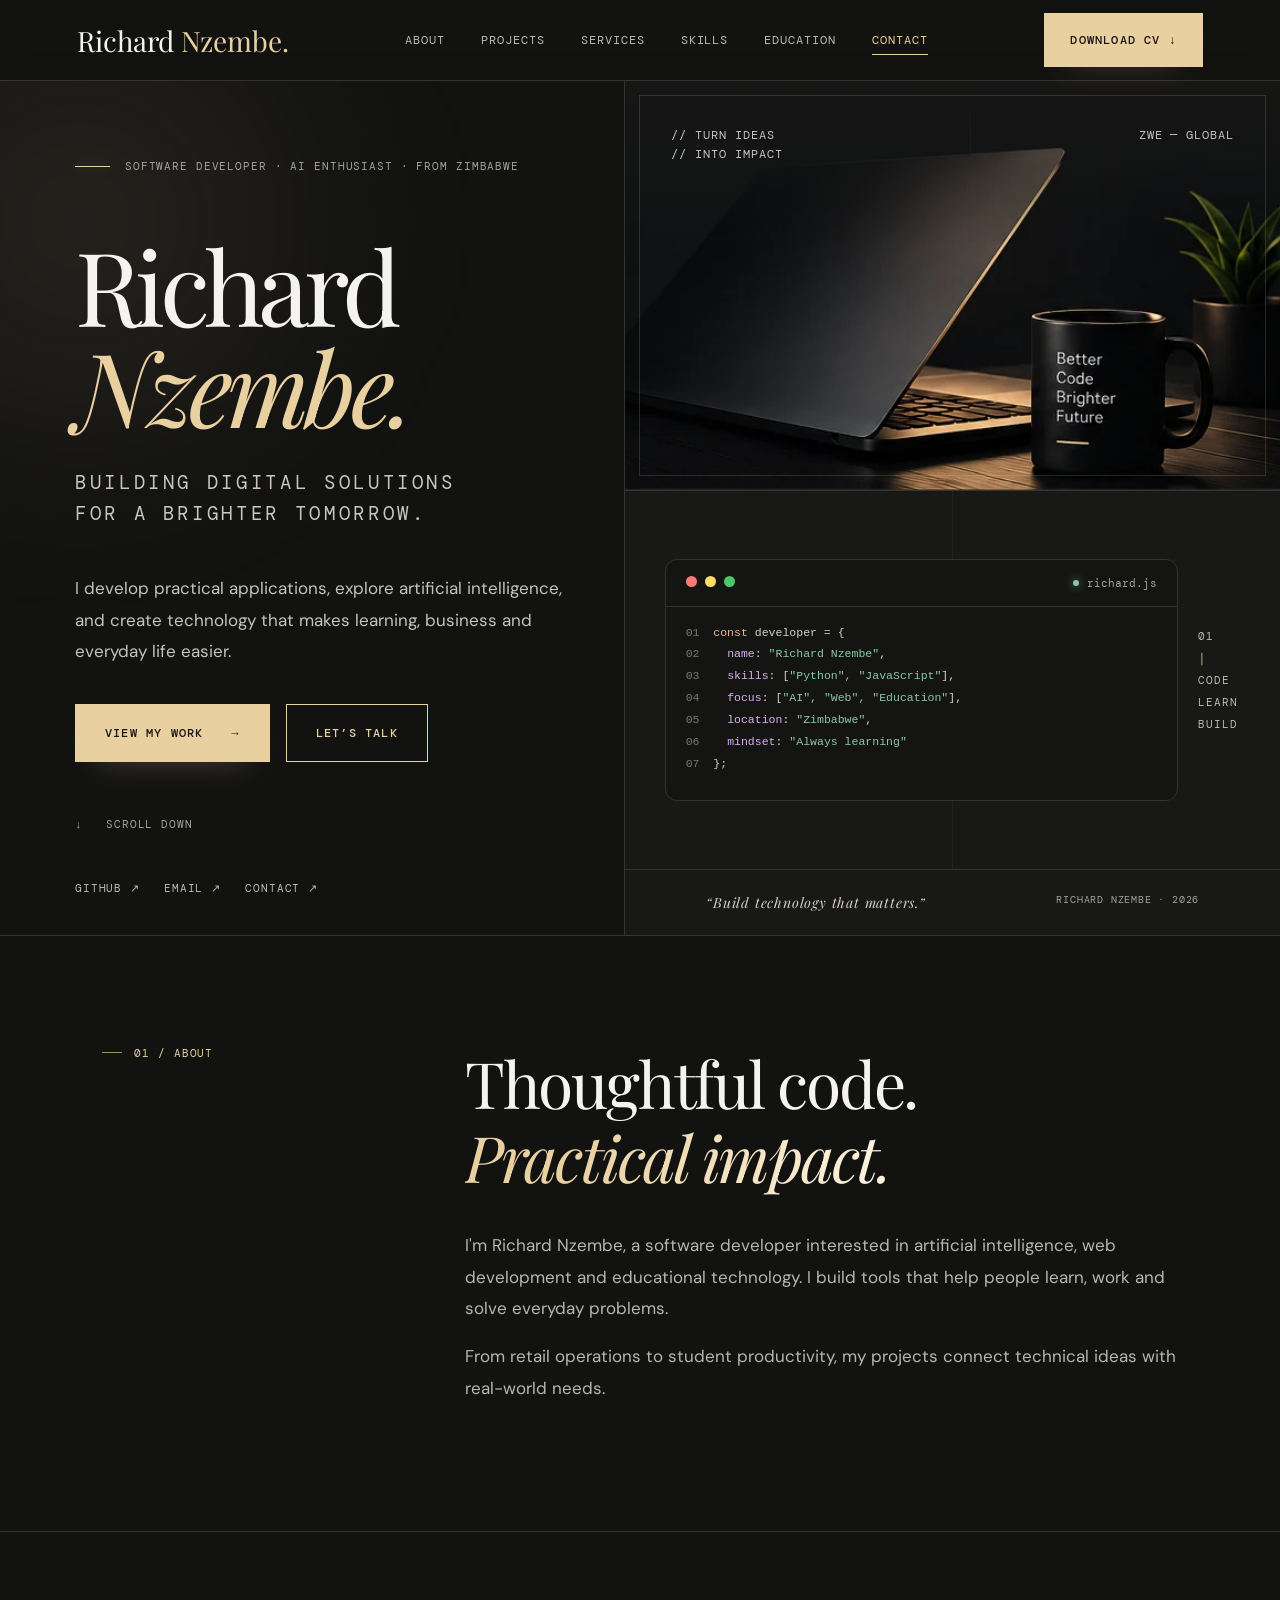
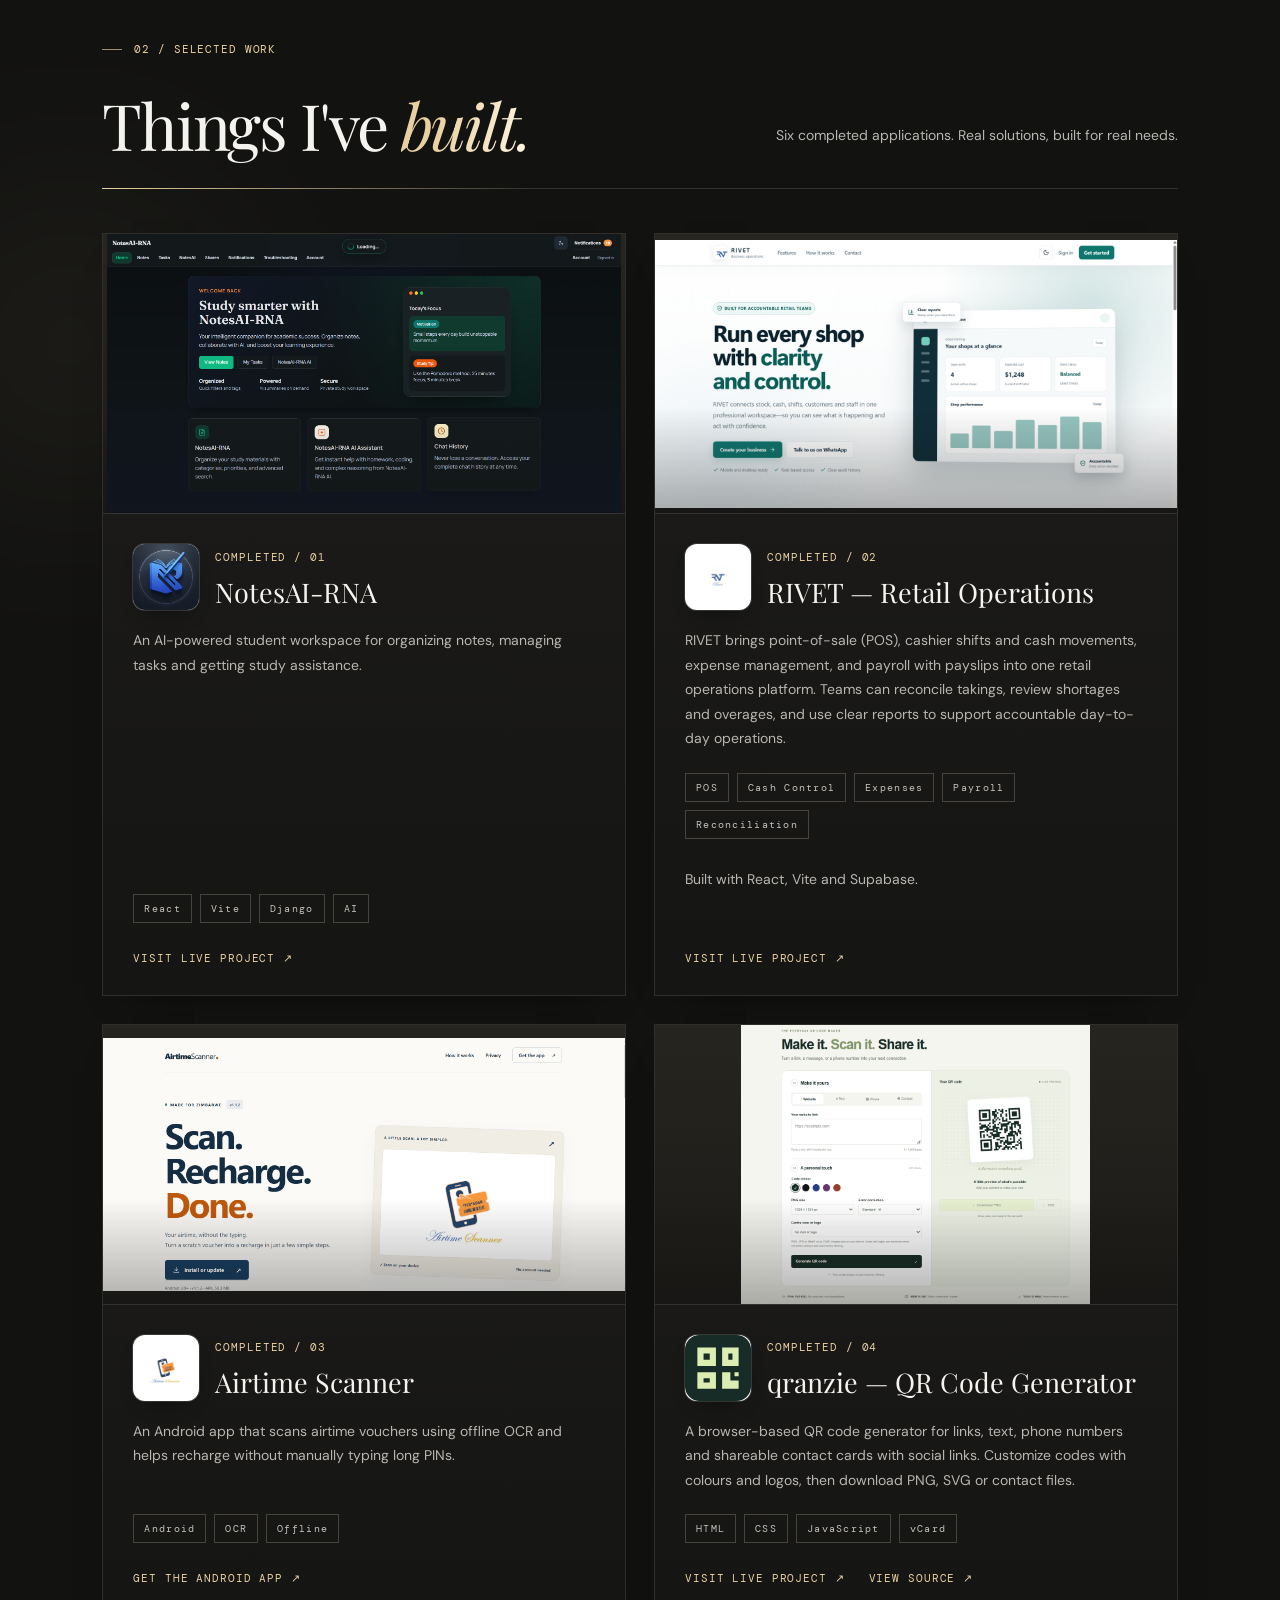
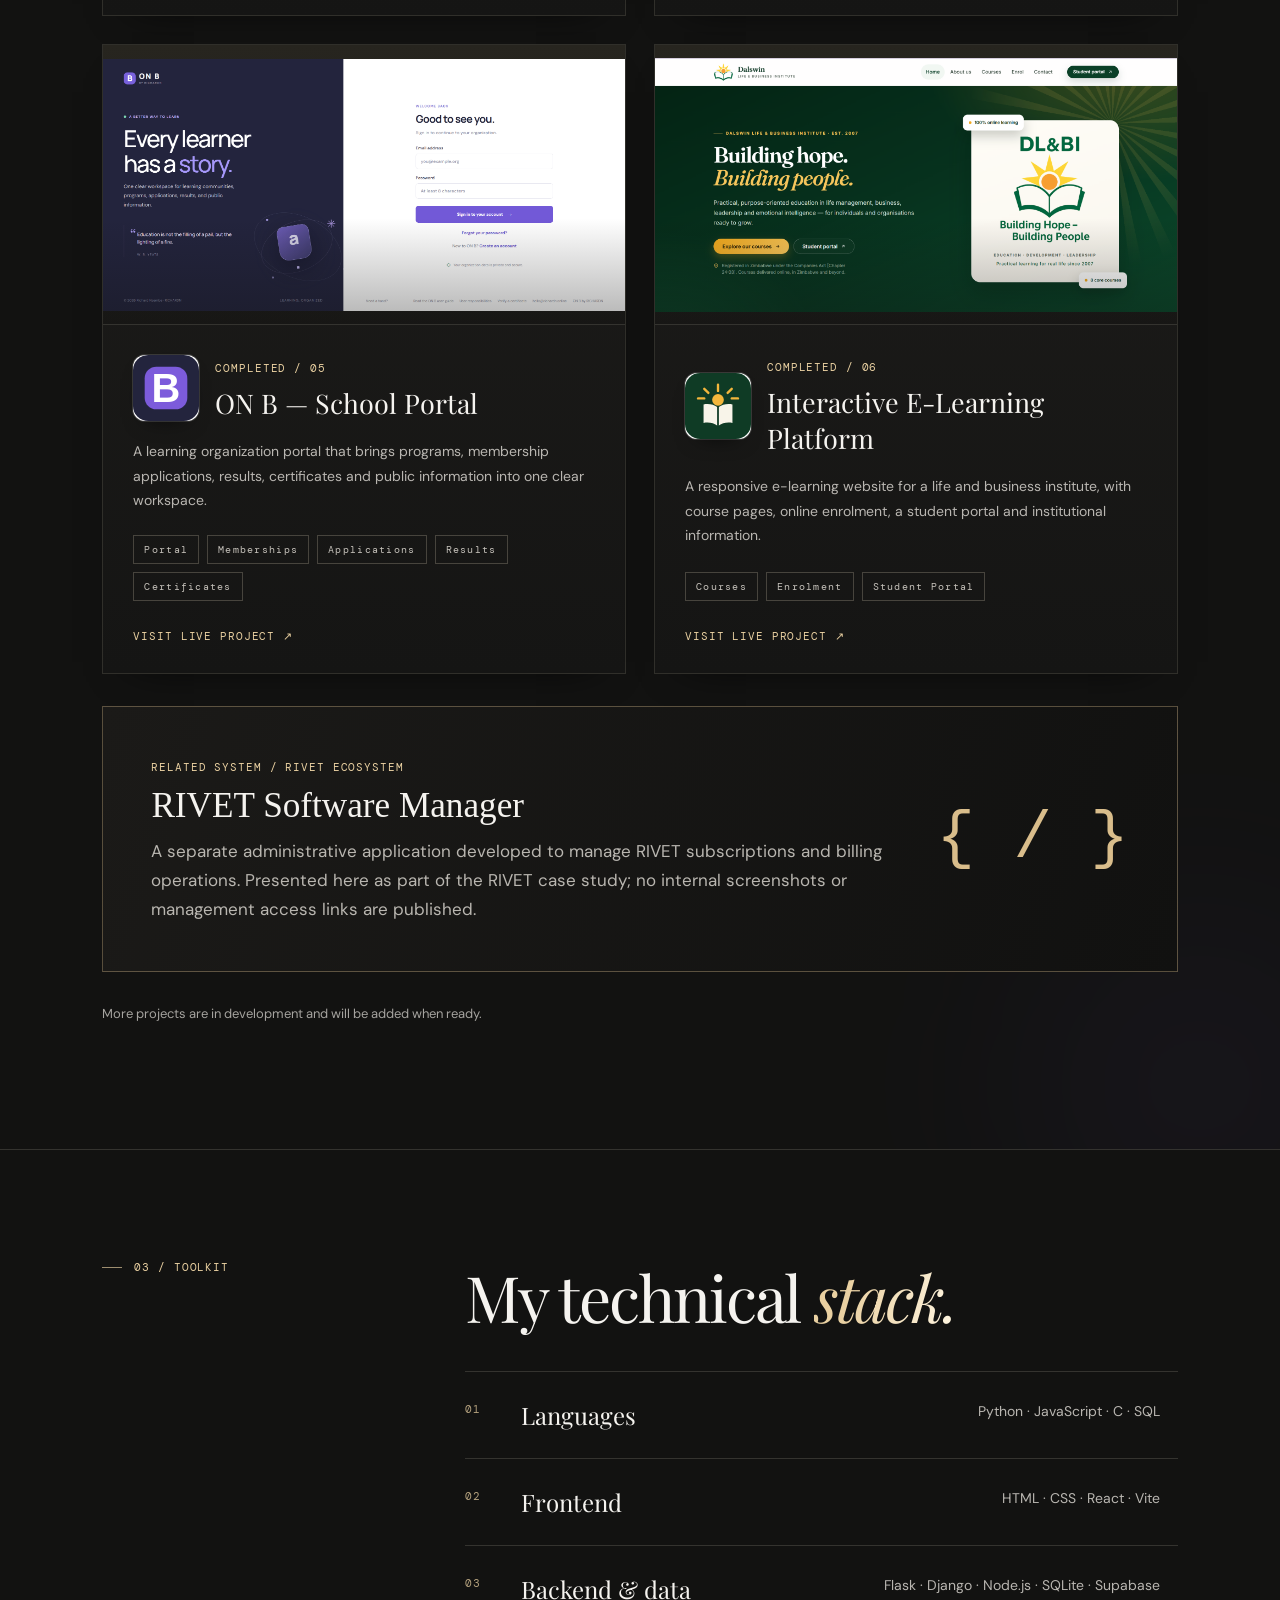
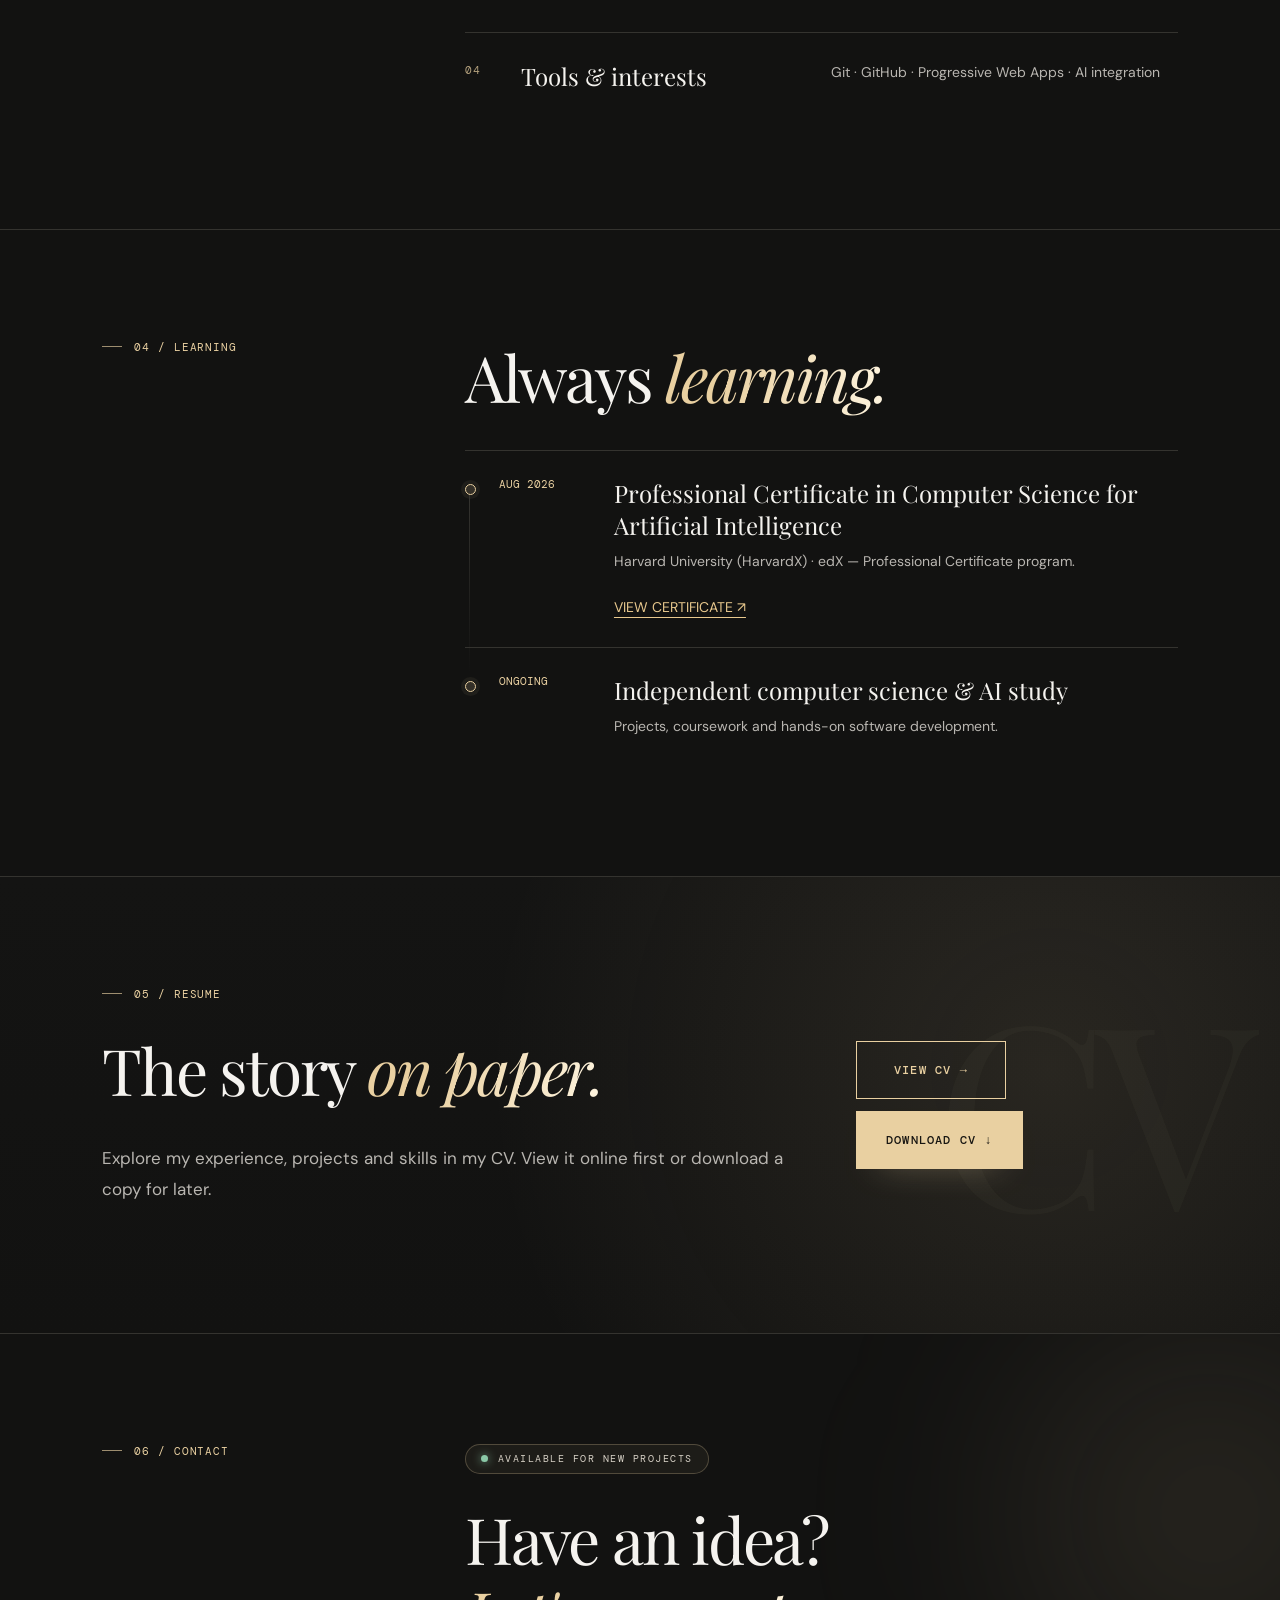
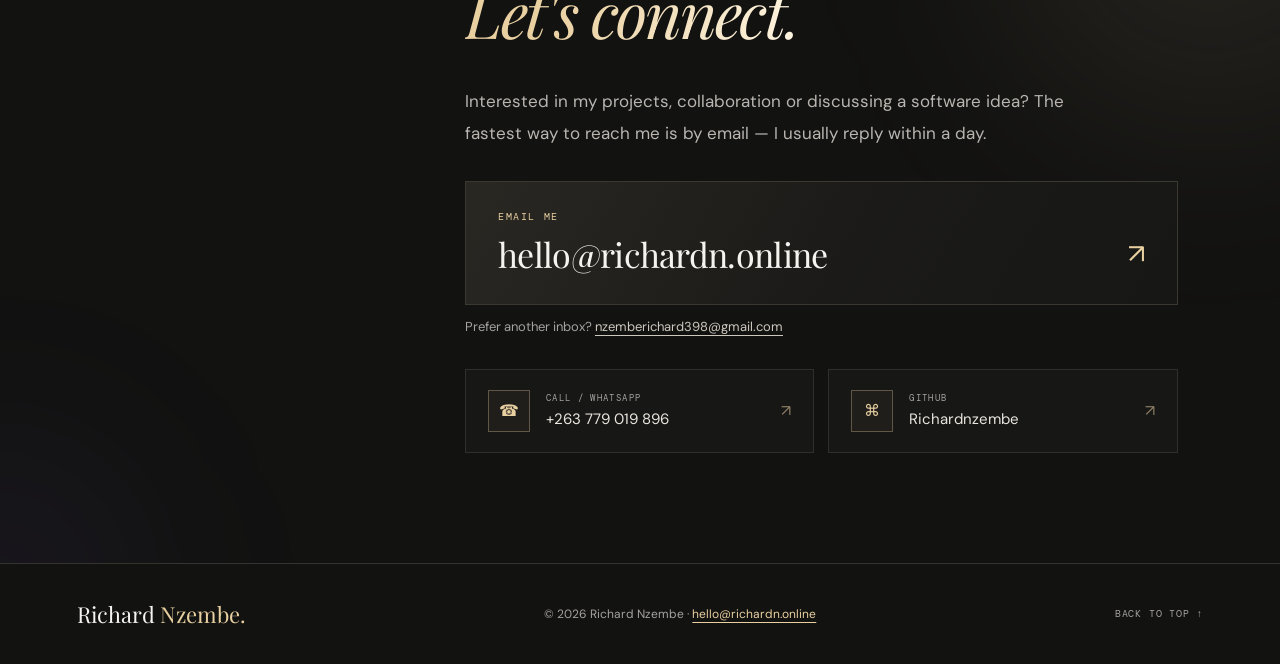
<file: index.html>
<!doctype html>
<html lang="en"><head><meta charset="utf-8"><meta name="viewport" content="width=device-width,initial-scale=1"><meta name="theme-color" content="#111110"><meta name="description" content="Richard Nzembe — software developer building practical applications, AI tools and educational technology."><title>Richard Nzembe | Software Developer</title><link rel="stylesheet" href="css/style.css"><script src="js/main.js" defer></script></head>
<body><div class="scroll-progress" aria-hidden="true"></div><a class="skip" href="#main">Skip to content</a><header class="site-header"><a class="brand" href="#home">Richard <span>Nzembe.</span></a><button class="menu-toggle" aria-expanded="false" aria-controls="navigation" aria-label="Toggle navigation">☰</button><nav id="navigation" aria-label="Main navigation"><a href="#about">ABOUT</a><a href="#projects">PROJECTS</a><a href="services.html">SERVICES</a><a href="#skills">SKILLS</a><a href="#education">EDUCATION</a><a href="#contact">CONTACT</a></nav><a class="button gold header-cv" href="assets/cv/Richard-Nzembe-CV.pdf" download="Richard-Nzembe-CV.pdf">DOWNLOAD CV ↓</a></header>
<main id="main"><section class="hero" id="home"><div class="hero-copy"><p class="eyebrow"><span class="dash"></span> SOFTWARE DEVELOPER · AI ENTHUSIAST · FROM ZIMBABWE</p><h1>Richard<br><em>Nzembe.</em></h1><p class="hero-tag">BUILDING DIGITAL SOLUTIONS<br>FOR A BRIGHTER TOMORROW.</p><p class="hero-desc">I develop practical applications, explore artificial intelligence, and create technology that makes learning, business and everyday life easier.</p><div class="actions"><a class="button gold" href="#projects">VIEW MY WORK <span aria-hidden="true">→</span></a><a class="button outline" href="#contact">LET’S TALK</a></div><a class="scroll-cue" href="#about">↓ &nbsp; SCROLL DOWN</a><div class="social"><a href="https://github.com/Richardnzembe" target="_blank" rel="noopener noreferrer">GITHUB ↗</a><a href="mailto:hello@richardn.online">EMAIL ↗</a><a href="#contact">CONTACT ↗</a></div></div><div class="hero-visual"><div class="photo"><div class="photo-top"><span>// TURN IDEAS<br>// INTO IMPACT</span><span>ZWE — GLOBAL</span></div></div><div class="code-area"><div class="code-window"><div class="code-head"><span class="dots"><i></i><i></i><i></i></span><span>richard.js</span></div><pre><code><span class="muted">01</span>  <span class="orange">const</span> developer = {
<span class="muted">02</span>    <span class="purple">name</span>: <span class="green">"Richard Nzembe"</span>,
<span class="muted">03</span>    <span class="purple">skills</span>: [<span class="green">"Python", "JavaScript"</span>],
<span class="muted">04</span>    <span class="purple">focus</span>: [<span class="green">"AI", "Web", "Education"</span>],
<span class="muted">05</span>    <span class="purple">location</span>: <span class="green">"Zimbabwe"</span>,
<span class="muted">06</span>    <span class="purple">mindset</span>: <span class="green">"Always learning"</span>
<span class="muted">07</span>  };</code></pre></div><div class="side-note">01<br><span>│</span><br>CODE<br>LEARN<br>BUILD</div></div><div class="visual-footer"><em>“Build technology that matters.”</em><span>RICHARD NZEMBE · 2026</span></div></div></section>
<section class="section about" id="about"><div class="section-label">01 / ABOUT</div><div><h2>Thoughtful code.<br><em>Practical impact.</em></h2><p>I'm Richard Nzembe, a software developer interested in artificial intelligence, web development and educational technology. I build tools that help people learn, work and solve everyday problems.</p><p>From retail operations to student productivity, my projects connect technical ideas with real-world needs.</p></div></section>
<section class="section projects" id="projects"><div class="section-intro"><div><div class="section-label">02 / SELECTED WORK</div><h2>Things I've <em>built.</em></h2></div><p>Six completed applications. Real solutions, built for real needs.</p></div><div class="project-grid">
<article class="project-card"><div class="project-media"><img class="project-shot" src="assets/images/notesai-screenshot.png" alt="NotesAI-RNA study dashboard with notes, AI assistant and task features" loading="lazy"></div><div class="project-body"><div class="project-heading"><img class="project-logo" src="assets/images/notesai-logo.png" alt="NotesAI-RNA logo" loading="lazy"><div><span class="project-status">COMPLETED / 01</span><h3>NotesAI-RNA</h3></div></div><p>An AI-powered student workspace for organizing notes, managing tasks and getting study assistance.</p><div class="tags"><span>React</span><span>Vite</span><span>Django</span><span>AI</span></div><a href="https://notex.richardn.online/" target="_blank" rel="noopener noreferrer">VISIT LIVE PROJECT ↗</a></div></article>
<article class="project-card"><div class="project-media"><img class="project-shot" src="assets/images/rivet-screenshot.png" alt="RIVET retail operations dashboard for point-of-sale and cash reconciliation" loading="lazy"></div><div class="project-body"><div class="project-heading"><img class="project-logo" src="assets/images/rivet-logo.png" alt="RIVET logo" loading="lazy"><div><span class="project-status">COMPLETED / 02</span><h3>RIVET — Retail Operations</h3></div></div><p>RIVET brings point-of-sale (POS), cashier shifts and cash movements, expense management, and payroll with payslips into one retail operations platform. Teams can reconcile takings, review shortages and overages, and use clear reports to support accountable day-to-day operations.</p><div class="tags"><span>POS</span><span>Cash Control</span><span>Expenses</span><span>Payroll</span><span>Reconciliation</span></div><p>Built with React, Vite and Supabase.</p><a href="https://rivet.richardn.online/" target="_blank" rel="noopener noreferrer">VISIT LIVE PROJECT ↗</a></div></article>
<article class="project-card"><div class="project-media"><img class="project-shot" src="assets/images/airtime-screenshot.png" alt="Airtime Scanner landing page with recharge app preview" loading="lazy"></div><div class="project-body"><div class="project-heading"><img class="project-logo" src="assets/images/airtime-logo.png" alt="Airtime Scanner logo" loading="lazy"><div><span class="project-status">COMPLETED / 03</span><h3>Airtime Scanner</h3></div></div><p>An Android app that scans airtime vouchers using offline OCR and helps recharge without manually typing long PINs.</p><div class="tags"><span>Android</span><span>OCR</span><span>Offline</span></div><a href="https://as.richardn.online/" target="_blank" rel="noopener noreferrer">GET THE ANDROID APP ↗</a></div></article>
<article class="project-card"><div class="project-media"><img class="project-shot" src="assets/images/qranzie-screenshot.png" alt="qranzie QR code generator with website, text, phone and contact options, colour choices, logo upload and a live QR preview" width="1066" height="852" loading="lazy"></div><div class="project-body"><div class="project-heading"><img class="project-logo" src="assets/images/qranzie-logo.svg" alt="qranzie logo" loading="lazy"><div><span class="project-status">COMPLETED / 04</span><h3>qranzie — QR Code Generator</h3></div></div><p>A browser-based QR code generator for links, text, phone numbers and shareable contact cards with social links. Customize codes with colours and logos, then download PNG, SVG or contact files.</p><div class="tags"><span>HTML</span><span>CSS</span><span>JavaScript</span><span>vCard</span></div><div class="project-links"><a href="https://myqr.richardn.online/" target="_blank" rel="noopener noreferrer">VISIT LIVE PROJECT ↗</a><a href="https://github.com/Richardnzembe/qr-code-generator" target="_blank" rel="noopener noreferrer">VIEW SOURCE ↗</a></div></div></article>
<article class="project-card"><div class="project-media"><img class="project-shot" src="assets/images/onb-screenshot.png" alt="ON B sign-in page for the learning organization portal" width="1920" height="911" loading="lazy"></div><div class="project-body"><div class="project-heading"><img class="project-logo" src="assets/images/onb-logo.svg" alt="ON B logo" loading="lazy"><div><span class="project-status">COMPLETED / 05</span><h3>ON B — School Portal</h3></div></div><p>A learning organization portal that brings programs, membership applications, results, certificates and public information into one clear workspace.</p><div class="tags"><span>Portal</span><span>Memberships</span><span>Applications</span><span>Results</span><span>Certificates</span></div><a href="https://onb.richardn.online/login" target="_blank" rel="noopener noreferrer">VISIT LIVE PROJECT ↗</a></div></article>
<article class="project-card"><div class="project-media"><img class="project-shot" src="assets/images/elearning-screenshot.png" alt="Dalswin Life and Business Institute e-learning website homepage with course and enrolment navigation" width="1900" height="928" loading="lazy"></div><div class="project-body"><div class="project-heading"><img class="project-logo" src="assets/images/elearning-logo.svg" alt="Interactive e-learning platform logo" loading="lazy"><div><span class="project-status">COMPLETED / 06</span><h3>Interactive E-Learning Platform</h3></div></div><p>A responsive e-learning website for a life and business institute, with course pages, online enrolment, a student portal and institutional information.</p><div class="tags"><span>Courses</span><span>Enrolment</span><span>Student Portal</span></div><a href="https://www.dlife.online/index.html" target="_blank" rel="noopener noreferrer">VISIT LIVE PROJECT ↗</a></div></article>
</div><aside class="manager-note" aria-labelledby="manager-heading"><div><span class="project-status">RELATED SYSTEM / RIVET ECOSYSTEM</span><h3 id="manager-heading">RIVET Software Manager</h3><p>A separate administrative application developed to manage RIVET subscriptions and billing operations. Presented here as part of the RIVET case study; no internal screenshots or management access links are published.</p></div><span class="manager-symbol" aria-hidden="true">{ / }</span></aside><p class="project-footnote">More projects are in development and will be added when ready.</p></section>
<section class="section skills" id="skills"><div class="section-label">03 / TOOLKIT</div><div><h2>My technical <em>stack.</em></h2><div class="skill-list"><div><h3>Languages</h3><p>Python · JavaScript · C · SQL</p></div><div><h3>Frontend</h3><p>HTML · CSS · React · Vite</p></div><div><h3>Backend & data</h3><p>Flask · Django · Node.js · SQLite · Supabase</p></div><div><h3>Tools & interests</h3><p>Git · GitHub · Progressive Web Apps · AI integration</p></div></div></div></section>
<section class="section education" id="education"><div class="section-label">04 / LEARNING</div><div><h2>Always <em>learning.</em></h2><div class="education-item"><span>AUG 2026</span><div><h3>Professional Certificate in Computer Science for Artificial Intelligence</h3><p>Harvard University (HarvardX) · edX — Professional Certificate program.</p><p><a class="certificate-link" href="assets/certificates/Richard-Nzembe-Professional-Certificate.pdf" target="_blank" rel="noopener noreferrer">VIEW CERTIFICATE ↗</a></p></div></div><div class="education-item"><span>ONGOING</span><div><h3>Independent computer science & AI study</h3><p>Projects, coursework and hands-on software development.</p></div></div></div></section>
<section class="section cv" id="cv"><div><div class="section-label">05 / RESUME</div><h2>The story <em>on paper.</em></h2><p>Explore my experience, projects and skills in my CV. View it online first or download a copy for later.</p></div><div class="cv-actions"><a class="button outline" href="assets/cv/Richard-Nzembe-CV.pdf" target="_blank" rel="noopener noreferrer">VIEW CV &rarr;</a><a class="button gold" href="assets/cv/Richard-Nzembe-CV.pdf" download="Richard-Nzembe-CV.pdf">DOWNLOAD CV &darr;</a></div></section>
<section class="section contact" id="contact"><div class="section-label">06 / CONTACT</div><div class="contact-body"><span class="contact-status"><span class="status-dot" aria-hidden="true"></span>AVAILABLE FOR NEW PROJECTS</span><h2>Have an idea?<br><em>Let's connect.</em></h2><p class="contact-lede">Interested in my projects, collaboration or discussing a software idea? The fastest way to reach me is by email — I usually reply within a day.</p><a class="contact-email" href="mailto:hello@richardn.online"><span class="contact-email__label">EMAIL ME</span><span class="contact-email__value">hello@richardn.online<span aria-hidden="true">↗</span></span></a><p class="contact-alt">Prefer another inbox? <a href="mailto:nzemberichard398@gmail.com">nzemberichard398@gmail.com</a></p><div class="contact-grid"><a class="contact-tile" href="tel:+263779019896"><span class="contact-tile__icon" aria-hidden="true">☎</span><span class="contact-tile__text"><span class="contact-tile__label">CALL / WHATSAPP</span><span class="contact-tile__value">+263 779 019 896</span></span><span class="contact-tile__arrow" aria-hidden="true">↗</span></a><a class="contact-tile" href="https://github.com/Richardnzembe" target="_blank" rel="noopener noreferrer"><span class="contact-tile__icon" aria-hidden="true">⌘</span><span class="contact-tile__text"><span class="contact-tile__label">GITHUB</span><span class="contact-tile__value">Richardnzembe</span></span><span class="contact-tile__arrow" aria-hidden="true">↗</span></a></div></div></section></main><footer><a class="brand" href="#home">Richard <span>Nzembe.</span></a><span>© <span id="year">2026</span> Richard Nzembe · <a class="footer-email" href="mailto:hello@richardn.online">hello@richardn.online</a></span><a href="#home">BACK TO TOP ↑</a></footer></body></html>
</file>
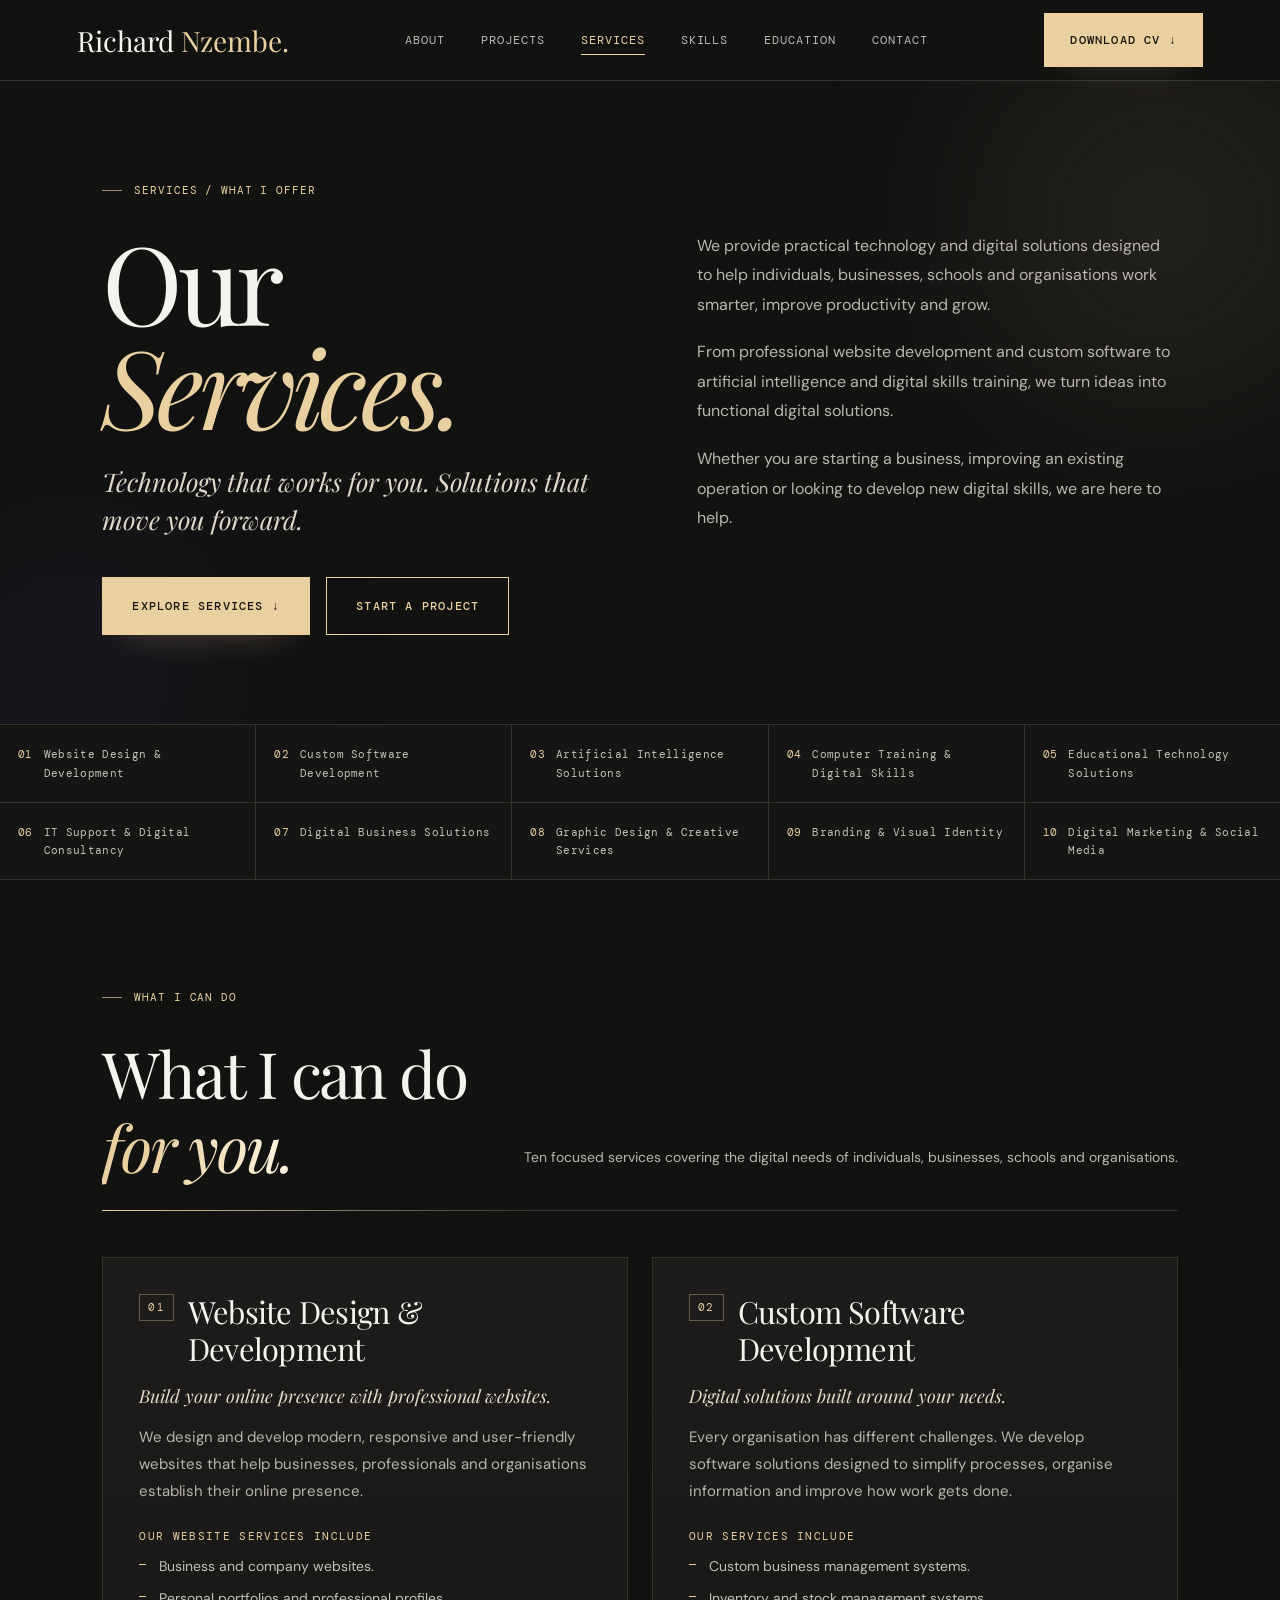
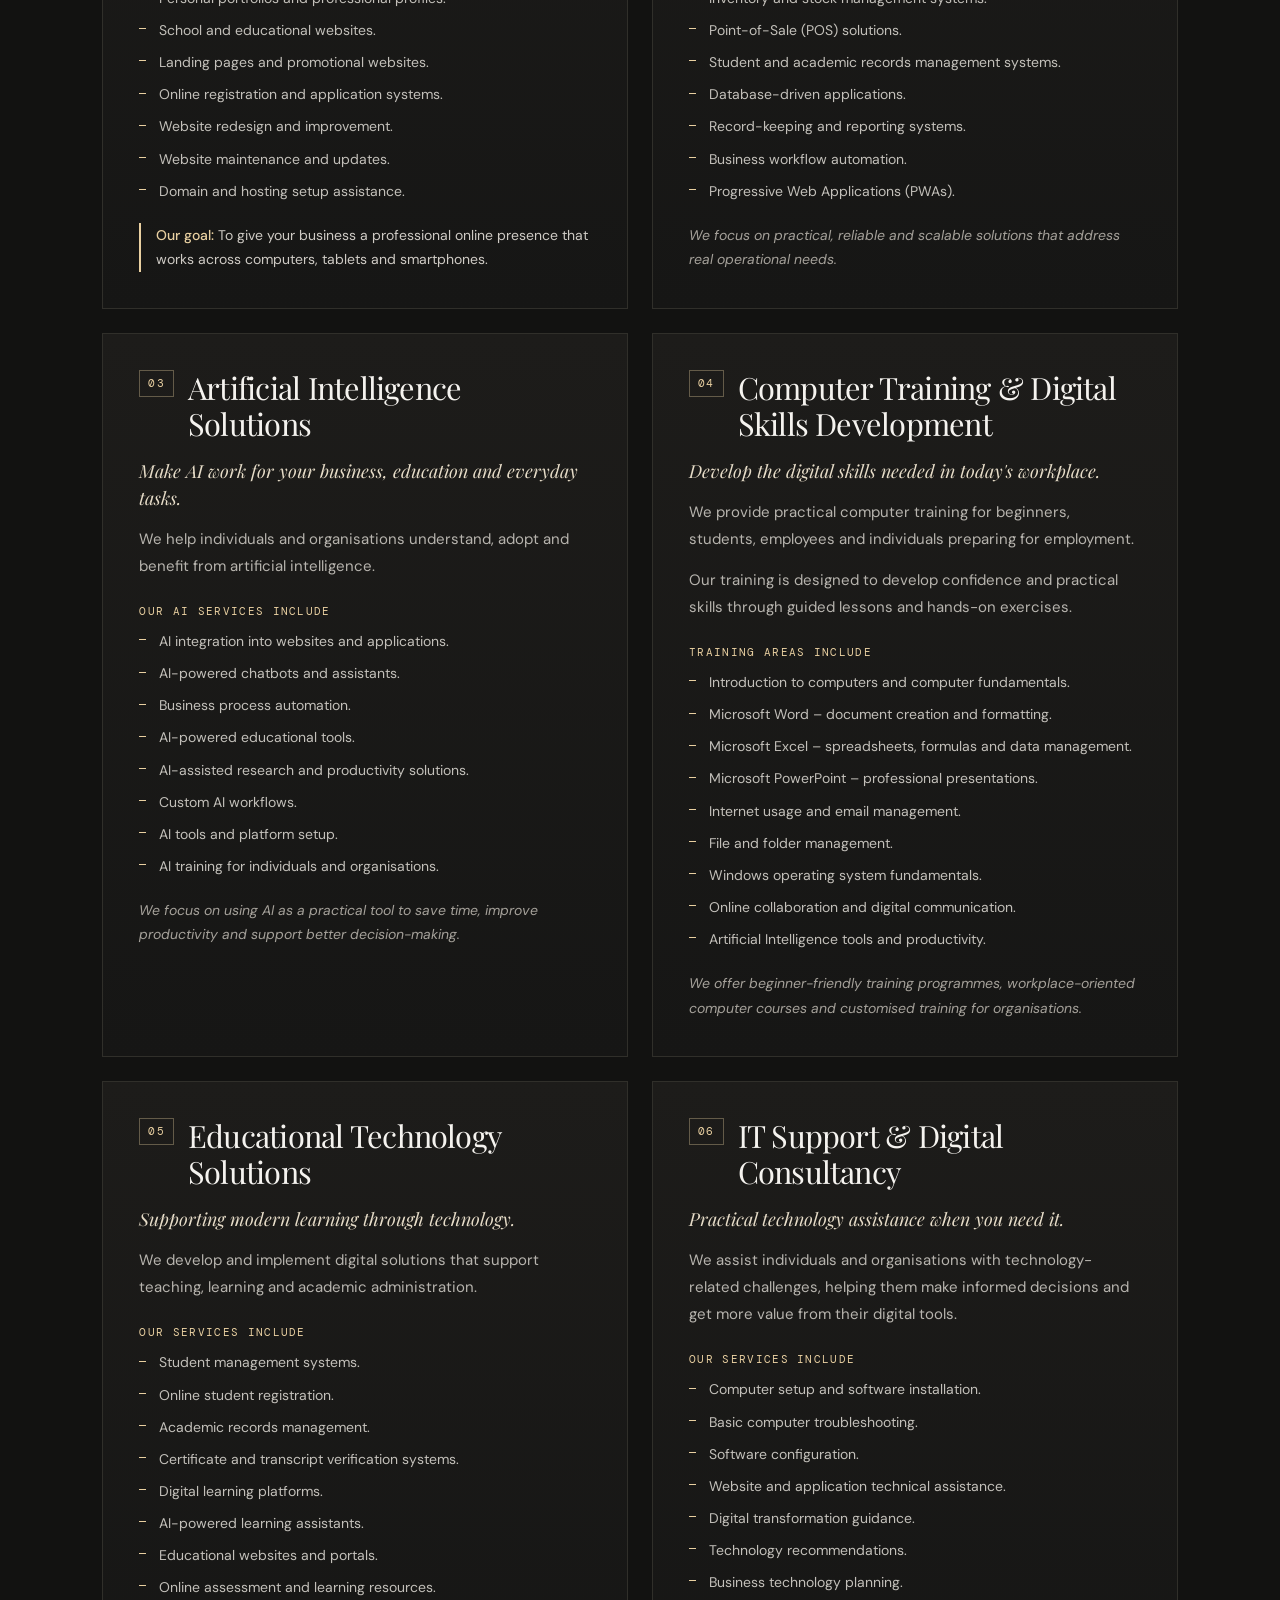
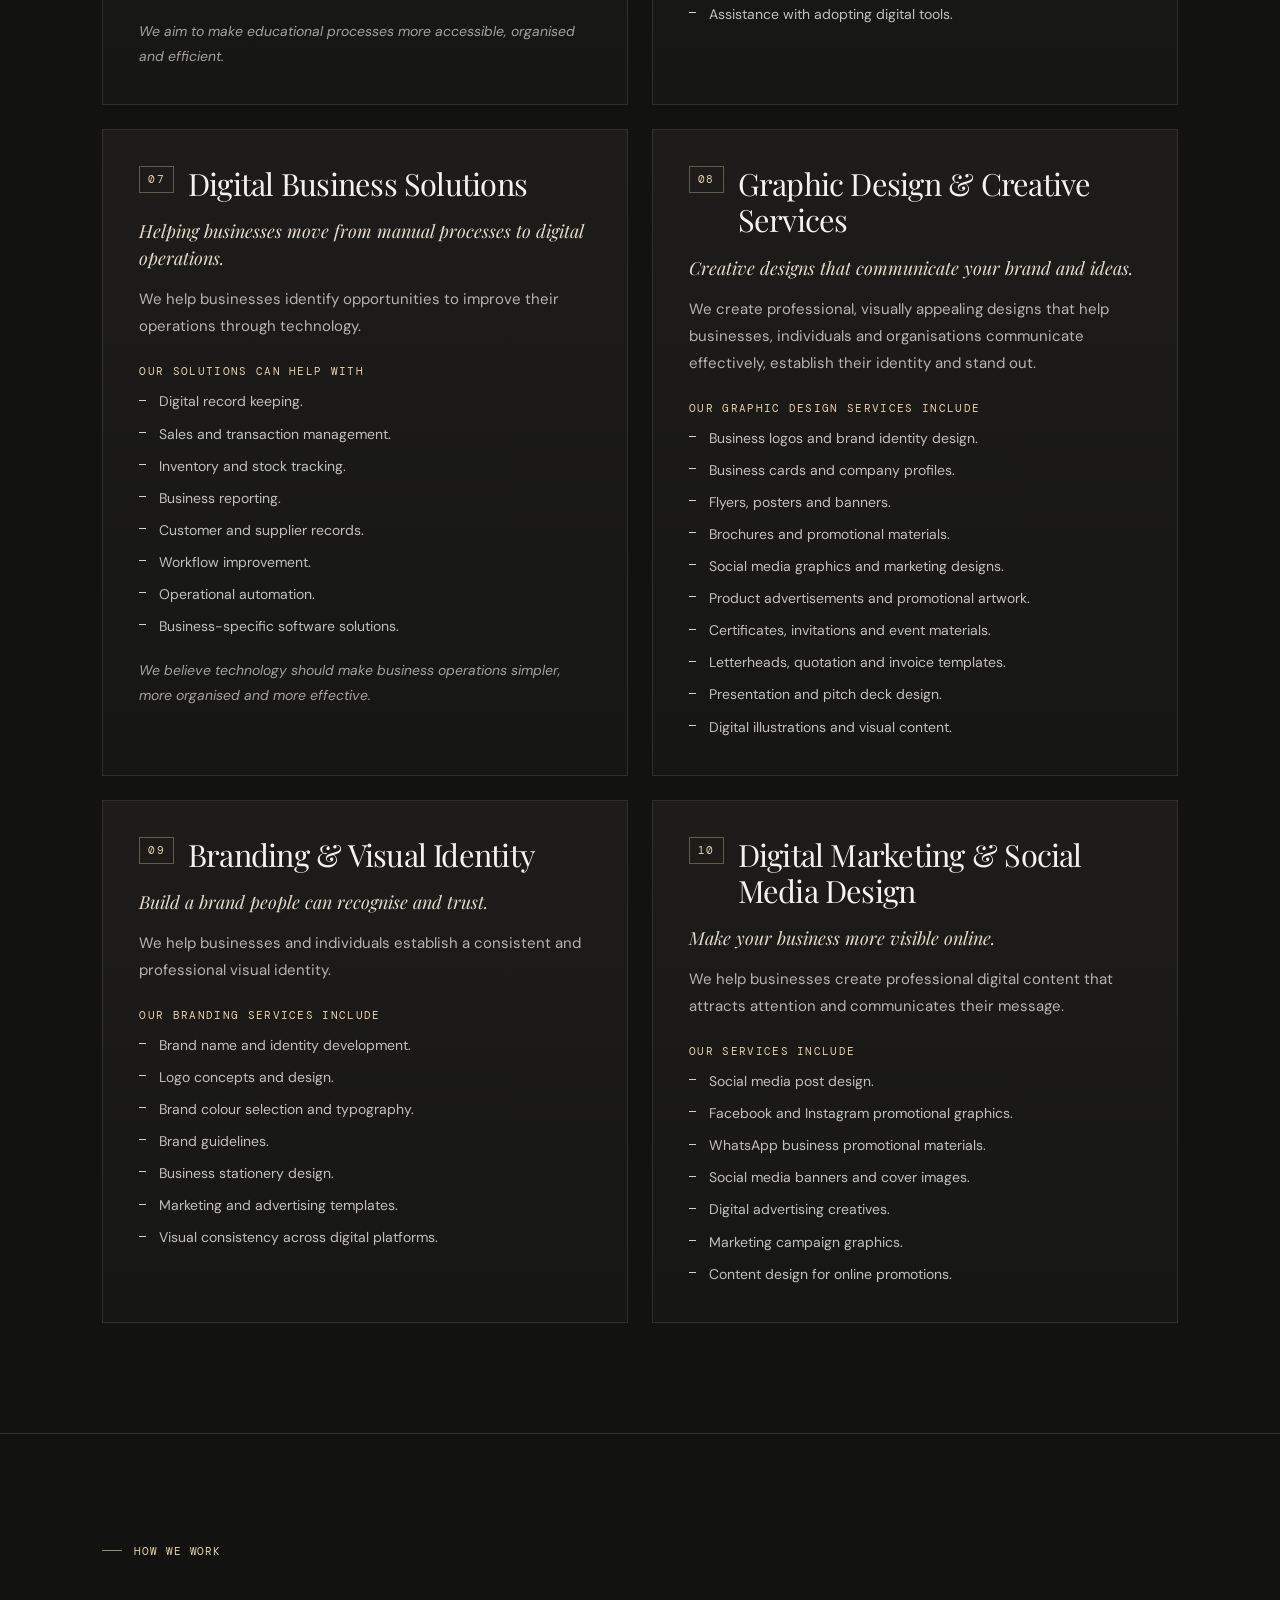
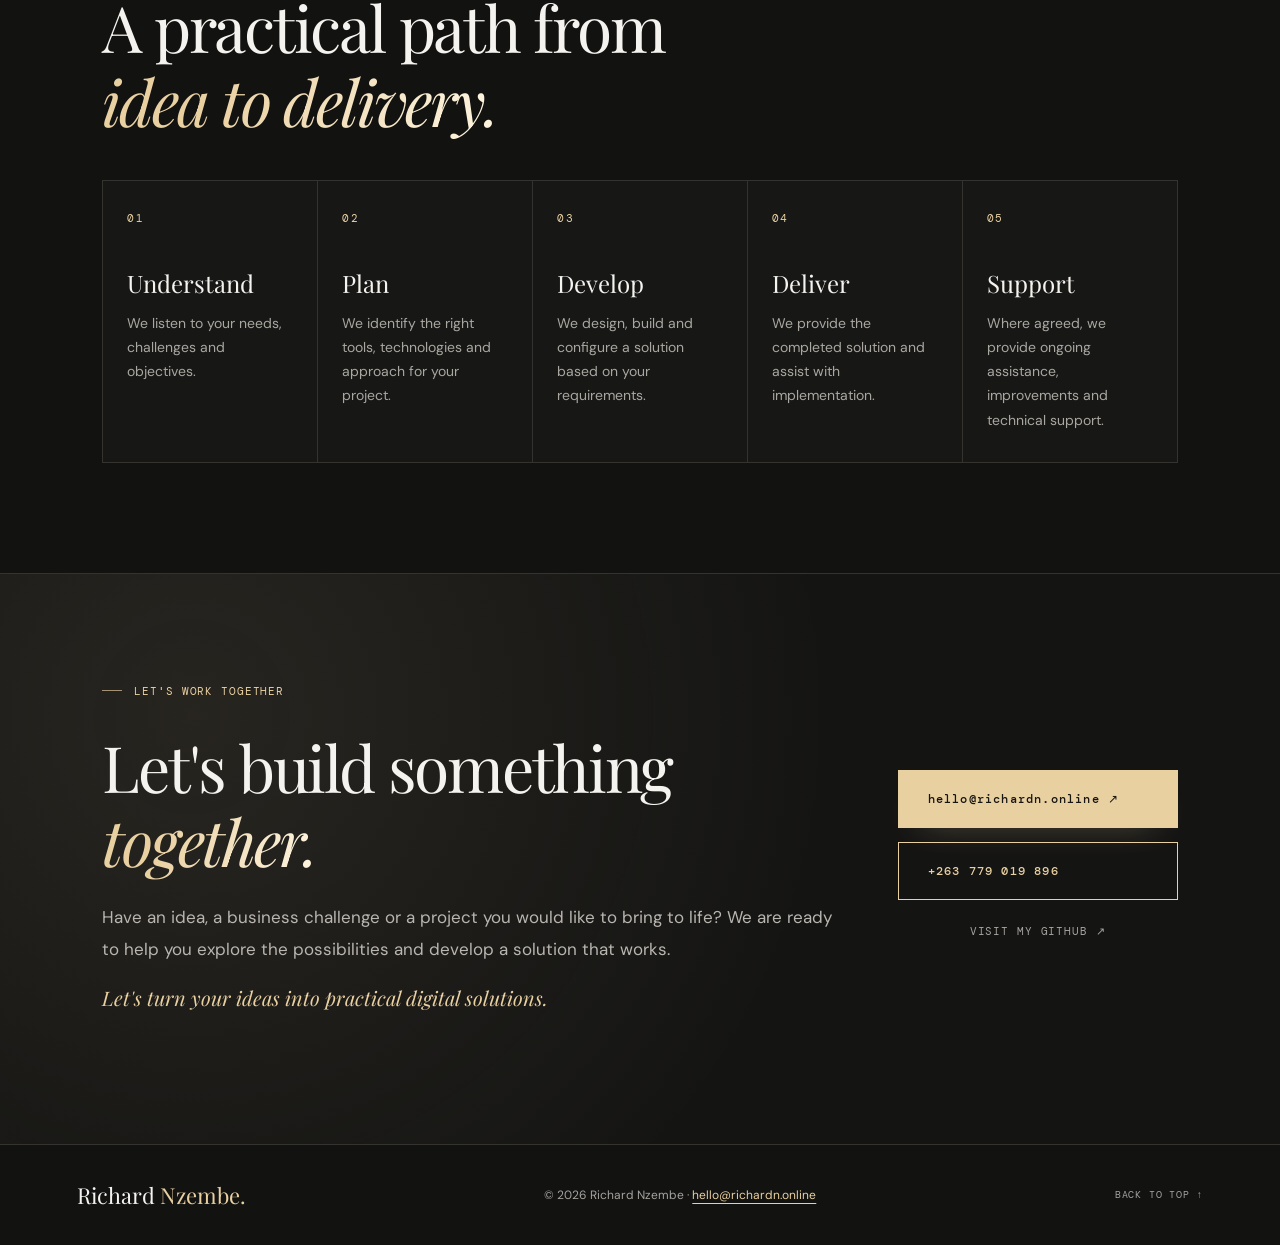
<file: services.html>
<!doctype html>
<html lang="en"><head><meta charset="utf-8"><meta name="viewport" content="width=device-width,initial-scale=1"><meta name="theme-color" content="#111110"><meta name="description" content="Practical technology services from Richard Nzembe — websites, custom software, AI solutions, computer training, educational technology, IT support, digital business systems, graphic design and branding."><title>Services | Richard Nzembe</title><link rel="stylesheet" href="css/style.css"><link rel="stylesheet" href="css/services.css"><link rel="stylesheet" href="css/print-services.css" media="print"><script src="js/main.js" defer></script></head>
<body><div class="scroll-progress" aria-hidden="true"></div><a class="skip" href="#main">Skip to content</a><header class="site-header"><a class="brand" href="index.html#home">Richard <span>Nzembe.</span></a><button class="menu-toggle" aria-expanded="false" aria-controls="navigation" aria-label="Toggle navigation">☰</button><nav id="navigation" aria-label="Main navigation"><a href="index.html#about">ABOUT</a><a href="index.html#projects">PROJECTS</a><a href="services.html" aria-current="page">SERVICES</a><a href="index.html#skills">SKILLS</a><a href="index.html#education">EDUCATION</a><a href="index.html#contact">CONTACT</a></nav><a class="button gold header-cv" href="assets/cv/Richard-Nzembe-CV.pdf" download="Richard-Nzembe-CV.pdf">DOWNLOAD CV ↓</a></header>
<main id="main">
<section class="services-hero" id="home"><div class="section-label">SERVICES / WHAT I OFFER</div><div class="services-hero__grid"><div><h1>Our<br><em>Services.</em></h1><p class="services-tagline">Technology that works for you. Solutions that move you forward.</p></div><div class="services-intro"><p>We provide practical technology and digital solutions designed to help individuals, businesses, schools and organisations work smarter, improve productivity and grow.</p><p>From professional website development and custom software to artificial intelligence and digital skills training, we turn ideas into functional digital solutions.</p><p>Whether you are starting a business, improving an existing operation or looking to develop new digital skills, we are here to help.</p></div></div><div class="actions"><a class="button gold" href="#service-list">EXPLORE SERVICES ↓</a><a class="button outline" href="index.html#contact">START A PROJECT</a></div></section>
<nav class="service-jump" aria-label="Services quick links"><a href="#web-design"><span>01</span> Website Design &amp; Development</a><a href="#software"><span>02</span> Custom Software Development</a><a href="#ai"><span>03</span> Artificial Intelligence Solutions</a><a href="#training"><span>04</span> Computer Training &amp; Digital Skills</a><a href="#edtech"><span>05</span> Educational Technology Solutions</a><a href="#support"><span>06</span> IT Support &amp; Digital Consultancy</a><a href="#business"><span>07</span> Digital Business Solutions</a><a href="#graphic-design"><span>08</span> Graphic Design &amp; Creative Services</a><a href="#branding"><span>09</span> Branding &amp; Visual Identity</a><a href="#marketing"><span>10</span> Digital Marketing &amp; Social Media</a></nav>
<section class="section services-list" id="service-list"><div class="section-intro services-list__intro"><div><div class="section-label">WHAT I CAN DO</div><h2>What I can do<br><em>for you.</em></h2></div><p>Ten focused services covering the digital needs of individuals, businesses, schools and organisations.</p></div>
<div class="service-grid">
<article class="service-card" id="web-design"><div class="service-head"><span class="service-number">01</span><h3>Website Design &amp; Development</h3></div><p class="service-tagline">Build your online presence with professional websites.</p><p>We design and develop modern, responsive and user-friendly websites that help businesses, professionals and organisations establish their online presence.</p><p class="service-subhead">Our website services include</p><ul class="service-list-items"><li>Business and company websites.</li><li>Personal portfolios and professional profiles.</li><li>School and educational websites.</li><li>Landing pages and promotional websites.</li><li>Online registration and application systems.</li><li>Website redesign and improvement.</li><li>Website maintenance and updates.</li><li>Domain and hosting setup assistance.</li></ul><p class="service-goal"><strong>Our goal:</strong> To give your business a professional online presence that works across computers, tablets and smartphones.</p></article>
<article class="service-card" id="software"><div class="service-head"><span class="service-number">02</span><h3>Custom Software Development</h3></div><p class="service-tagline">Digital solutions built around your needs.</p><p>Every organisation has different challenges. We develop software solutions designed to simplify processes, organise information and improve how work gets done.</p><p class="service-subhead">Our services include</p><ul class="service-list-items"><li>Custom business management systems.</li><li>Inventory and stock management systems.</li><li>Point-of-Sale (POS) solutions.</li><li>Student and academic records management systems.</li><li>Database-driven applications.</li><li>Record-keeping and reporting systems.</li><li>Business workflow automation.</li><li>Progressive Web Applications (PWAs).</li></ul><p class="service-note">We focus on practical, reliable and scalable solutions that address real operational needs.</p></article>
<article class="service-card" id="ai"><div class="service-head"><span class="service-number">03</span><h3>Artificial Intelligence Solutions</h3></div><p class="service-tagline">Make AI work for your business, education and everyday tasks.</p><p>We help individuals and organisations understand, adopt and benefit from artificial intelligence.</p><p class="service-subhead">Our AI services include</p><ul class="service-list-items"><li>AI integration into websites and applications.</li><li>AI-powered chatbots and assistants.</li><li>Business process automation.</li><li>AI-powered educational tools.</li><li>AI-assisted research and productivity solutions.</li><li>Custom AI workflows.</li><li>AI tools and platform setup.</li><li>AI training for individuals and organisations.</li></ul><p class="service-note">We focus on using AI as a practical tool to save time, improve productivity and support better decision-making.</p></article>
<article class="service-card" id="training"><div class="service-head"><span class="service-number">04</span><h3>Computer Training &amp; Digital Skills Development</h3></div><p class="service-tagline">Develop the digital skills needed in today's workplace.</p><p>We provide practical computer training for beginners, students, employees and individuals preparing for employment.</p><p>Our training is designed to develop confidence and practical skills through guided lessons and hands-on exercises.</p><p class="service-subhead">Training areas include</p><ul class="service-list-items"><li>Introduction to computers and computer fundamentals.</li><li>Microsoft Word – document creation and formatting.</li><li>Microsoft Excel – spreadsheets, formulas and data management.</li><li>Microsoft PowerPoint – professional presentations.</li><li>Internet usage and email management.</li><li>File and folder management.</li><li>Windows operating system fundamentals.</li><li>Online collaboration and digital communication.</li><li>Artificial Intelligence tools and productivity.</li></ul><p class="service-note">We offer beginner-friendly training programmes, workplace-oriented computer courses and customised training for organisations.</p></article>
<article class="service-card" id="edtech"><div class="service-head"><span class="service-number">05</span><h3>Educational Technology Solutions</h3></div><p class="service-tagline">Supporting modern learning through technology.</p><p>We develop and implement digital solutions that support teaching, learning and academic administration.</p><p class="service-subhead">Our services include</p><ul class="service-list-items"><li>Student management systems.</li><li>Online student registration.</li><li>Academic records management.</li><li>Certificate and transcript verification systems.</li><li>Digital learning platforms.</li><li>AI-powered learning assistants.</li><li>Educational websites and portals.</li><li>Online assessment and learning resources.</li></ul><p class="service-note">We aim to make educational processes more accessible, organised and efficient.</p></article>
<article class="service-card" id="support"><div class="service-head"><span class="service-number">06</span><h3>IT Support &amp; Digital Consultancy</h3></div><p class="service-tagline">Practical technology assistance when you need it.</p><p>We assist individuals and organisations with technology-related challenges, helping them make informed decisions and get more value from their digital tools.</p><p class="service-subhead">Our services include</p><ul class="service-list-items"><li>Computer setup and software installation.</li><li>Basic computer troubleshooting.</li><li>Software configuration.</li><li>Website and application technical assistance.</li><li>Digital transformation guidance.</li><li>Technology recommendations.</li><li>Business technology planning.</li><li>Assistance with adopting digital tools.</li></ul></article>
<article class="service-card" id="business"><div class="service-head"><span class="service-number">07</span><h3>Digital Business Solutions</h3></div><p class="service-tagline">Helping businesses move from manual processes to digital operations.</p><p>We help businesses identify opportunities to improve their operations through technology.</p><p class="service-subhead">Our solutions can help with</p><ul class="service-list-items"><li>Digital record keeping.</li><li>Sales and transaction management.</li><li>Inventory and stock tracking.</li><li>Business reporting.</li><li>Customer and supplier records.</li><li>Workflow improvement.</li><li>Operational automation.</li><li>Business-specific software solutions.</li></ul><p class="service-note">We believe technology should make business operations simpler, more organised and more effective.</p></article>
<article class="service-card" id="graphic-design"><div class="service-head"><span class="service-number">08</span><h3>Graphic Design &amp; Creative Services</h3></div><p class="service-tagline">Creative designs that communicate your brand and ideas.</p><p>We create professional, visually appealing designs that help businesses, individuals and organisations communicate effectively, establish their identity and stand out.</p><p class="service-subhead">Our graphic design services include</p><ul class="service-list-items"><li>Business logos and brand identity design.</li><li>Business cards and company profiles.</li><li>Flyers, posters and banners.</li><li>Brochures and promotional materials.</li><li>Social media graphics and marketing designs.</li><li>Product advertisements and promotional artwork.</li><li>Certificates, invitations and event materials.</li><li>Letterheads, quotation and invoice templates.</li><li>Presentation and pitch deck design.</li><li>Digital illustrations and visual content.</li></ul></article>
<article class="service-card" id="branding"><div class="service-head"><span class="service-number">09</span><h3>Branding &amp; Visual Identity</h3></div><p class="service-tagline">Build a brand people can recognise and trust.</p><p>We help businesses and individuals establish a consistent and professional visual identity.</p><p class="service-subhead">Our branding services include</p><ul class="service-list-items"><li>Brand name and identity development.</li><li>Logo concepts and design.</li><li>Brand colour selection and typography.</li><li>Brand guidelines.</li><li>Business stationery design.</li><li>Marketing and advertising templates.</li><li>Visual consistency across digital platforms.</li></ul></article>
<article class="service-card" id="marketing"><div class="service-head"><span class="service-number">10</span><h3>Digital Marketing &amp; Social Media Design</h3></div><p class="service-tagline">Make your business more visible online.</p><p>We help businesses create professional digital content that attracts attention and communicates their message.</p><p class="service-subhead">Our services include</p><ul class="service-list-items"><li>Social media post design.</li><li>Facebook and Instagram promotional graphics.</li><li>WhatsApp business promotional materials.</li><li>Social media banners and cover images.</li><li>Digital advertising creatives.</li><li>Marketing campaign graphics.</li><li>Content design for online promotions.</li></ul></article>
</div></section>
<section class="section process" id="process"><div class="section-label">HOW WE WORK</div><h2>A practical path from<br><em>idea to delivery.</em></h2><div class="process-grid"><article class="process-step"><span>01</span><h3>Understand</h3><p>We listen to your needs, challenges and objectives.</p></article><article class="process-step"><span>02</span><h3>Plan</h3><p>We identify the right tools, technologies and approach for your project.</p></article><article class="process-step"><span>03</span><h3>Develop</h3><p>We design, build and configure a solution based on your requirements.</p></article><article class="process-step"><span>04</span><h3>Deliver</h3><p>We provide the completed solution and assist with implementation.</p></article><article class="process-step"><span>05</span><h3>Support</h3><p>Where agreed, we provide ongoing assistance, improvements and technical support.</p></article></div></section>
<section class="section services-cta" id="start"><div><div class="section-label">LET'S WORK TOGETHER</div><h2>Let's build something<br><em>together.</em></h2><p>Have an idea, a business challenge or a project you would like to bring to life? We are ready to help you explore the possibilities and develop a solution that works.</p><p class="cta-note">Let's turn your ideas into practical digital solutions.</p></div><div class="services-cta__actions"><a class="button gold" href="mailto:hello@richardn.online">hello@richardn.online ↗</a><a class="button outline" href="tel:+263779019896">+263 779 019 896</a><a class="services-cta__github" href="https://github.com/Richardnzembe" target="_blank" rel="noopener noreferrer">VISIT MY GITHUB ↗</a></div></section>
</main><footer><a class="brand" href="index.html#home">Richard <span>Nzembe.</span></a><span>© <span id="year">2026</span> Richard Nzembe · <a class="footer-email" href="mailto:hello@richardn.online">hello@richardn.online</a></span><a href="#home">BACK TO TOP ↑</a></footer></body></html>
</file>
<file: css/style.css>
@import url('https://fonts.googleapis.com/css2?family=DM+Mono:wght@400;500&family=DM+Sans:wght@400;500;600;700&family=Playfair+Display:ital,wght@0,400;0,500;1,400;1,500&display=swap');
:root{--bg:#121211;--panel:#1b1b19;--line:#34332f;--gold:#e9d0a1;--white:#f5f3ef;--muted:#a5a39f;--mono:'DM Mono',monospace;--serif:'Playfair Display',Georgia,serif;--sans:'DM Sans',Arial,sans-serif}*{box-sizing:border-box}html{scroll-behavior:smooth}body{margin:0;background:var(--bg);color:var(--white);font-family:var(--sans)}a{color:inherit;text-decoration:none}button{font:inherit}.skip{position:absolute;top:-60px;left:12px;background:var(--gold);color:#111;padding:12px;z-index:20}.skip:focus{top:12px}.site-header{height:81px;display:flex;align-items:center;justify-content:space-between;padding:0 6%;border-bottom:1px solid var(--line);gap:24px}.brand{font:28px var(--serif);white-space:nowrap}.brand span,.gold-text{color:var(--gold)}nav{display:flex;gap:36px}nav a,.header-cv,.eyebrow,.hero-tag,.button,.scroll-cue,.social,.section-label,.tags,.project-body>a,.project-status,.visual-footer,.photo-top,.side-note,footer>a:last-child{font-family:var(--mono);letter-spacing:.08em}nav a{font-size:12px;color:#bcbab7}nav a:hover,.social a:hover{color:var(--gold)}.button{display:inline-flex;justify-content:center;align-items:center;gap:28px;padding:20px 29px;font-size:12px;border:1px solid var(--gold);transition:background .2s,color .2s}.button:hover{transform:translateY(-2px)}.gold{background:var(--gold);color:#171511}.gold:hover{background:#ffe3b2}.outline{color:var(--gold)}.outline:hover{background:#e9d0a113}.header-cv{padding:18px 25px}.menu-toggle{display:none}.hero{display:grid;grid-template-columns:1fr 1.05fr;min-height:800px;border-bottom:1px solid var(--line)}.hero-copy{padding:78px 7% 40px 12%;display:flex;flex-direction:column;align-items:flex-start}.eyebrow{font-size:11px;color:var(--muted);white-space:nowrap;display:flex;align-items:center;gap:15px}.dash{width:35px;height:1px;background:var(--gold)}h1,h2,h3,p{margin-top:0}h1{font:clamp(75px,8vw,140px)/.99 var(--serif);letter-spacing:-.055em;margin:50px 0 30px}h1 em,h2 em{color:var(--gold);font-weight:400}.hero-tag{font-size:clamp(15px,1.5vw,22px);line-height:1.65;letter-spacing:.19em;color:#c8c5c4}.hero-desc{max-width:540px;font-size:17px;line-height:1.85;color:#c5c3c0;margin:24px 0 36px}.actions{display:flex;gap:16px;flex-wrap:wrap}.scroll-cue{font-size:11px;color:var(--muted);margin-top:auto;padding-top:55px}.social{display:flex;gap:24px;margin-top:50px;font-size:11px;color:#bbb}.hero-visual{min-width:0;display:flex;flex-direction:column;border-left:1px solid var(--line);background:#181817}.photo{height:48%;min-height:350px;background:linear-gradient(180deg,#161615 0%,transparent 40%),url('../assets/images/hero-workspace.webp') center 62%/cover no-repeat;border-bottom:1px solid var(--line)}.photo-top{display:flex;justify-content:space-between;padding:45px 7%;color:#c6c3c0;font-size:12px;line-height:1.6}.code-area{flex:1;min-height:325px;display:grid;grid-template-columns:1fr 62px;align-items:center;gap:20px;padding:25px 3% 25px 6%;background-image:linear-gradient(to right,transparent 49.9%,#ffffff0a 50%,transparent 50.1%)}.code-window{border:1px solid var(--line);border-radius:12px;overflow:hidden;background:#141413;min-width:0}.code-head{display:flex;justify-content:space-between;padding:16px 20px;border-bottom:1px solid var(--line);color:var(--muted);font:11px var(--mono)}.dots{display:flex;gap:8px}.dots i{height:11px;width:11px;border-radius:50%;background:#ff7875}.dots i:nth-child(2){background:#ffdb68}.dots i:nth-child(3){background:#4cc66a}pre{overflow:auto;padding:15px 20px 25px;margin:0;font:clamp(10px,.9vw,13px)/1.9 var(--mono);color:#d4d0cc}.muted{color:#777}.orange{color:#edb68d}.purple{color:#d9b0ef}.green{color:#8ac8a7}.side-note{font:11px/2 var(--mono);color:#bdb9b4}.side-note span{color:var(--gold)}.visual-footer{border-top:1px solid var(--line);display:flex;justify-content:space-around;gap:15px;padding:23px;font-size:10px;color:var(--muted)}.visual-footer em{font:italic 14px var(--serif);color:#d5d0c9}.section{padding:110px 8%;border-bottom:1px solid var(--line);scroll-margin-top:20px}.section-label{font-size:11px;color:var(--gold);margin-bottom:32px}.about,.skills,.education,.contact{display:grid;grid-template-columns:30% 1fr;gap:40px}.section h2{font:clamp(43px,5vw,76px)/1.16 var(--serif);letter-spacing:-.035em;margin-bottom:36px}.section p{color:#b9b6b1;font-size:17px;line-height:1.85;max-width:740px}.section-intro{display:flex;justify-content:space-between;align-items:end;gap:25px;margin-bottom:42px}.section-intro h2{margin:0}.section-intro p{font-size:14px}.project-grid{display:grid;grid-template-columns:repeat(2,minmax(0,1fr));gap:24px}.project-card{border:1px solid var(--line);background:#191918;overflow:hidden;transition:border-color .2s,transform .2s}.project-card:hover{border-color:#9d835e;transform:translateY(-4px)}.project-art{height:250px;display:flex;flex-direction:column;align-items:center;justify-content:center;gap:18px;border-bottom:1px solid var(--line);font:60px/1 var(--serif);text-align:center}.project-art small{font:11px var(--mono);letter-spacing:.22em}.art-rivet{background:radial-gradient(circle at 50% 20%,#4a4436,#171716 70%);color:var(--gold)}.art-notes{background:radial-gradient(circle at 50% 30%,#304139,#151b18 70%)}.art-study{background:radial-gradient(circle at 50% 30%,#33374c,#171820 70%)}.art-speed{background:radial-gradient(circle at 50% 30%,#513b32,#1d1816 70%);font-style:italic}.project-body{padding:28px}.project-top{display:flex;justify-content:space-between;gap:15px}.project-top h3{font:27px var(--serif)}.project-top>span{color:var(--gold);font:12px var(--mono)}.project-body p{font-size:14px;line-height:1.75;min-height:70px}.tags{display:flex;flex-wrap:wrap;gap:8px;margin:20px 0 28px}.tags span{border:1px solid #47443d;padding:7px 10px;color:#c6c2bb;font-size:10px}.project-body>a,.project-status{font-size:11px;color:var(--gold)}.skill-list>div,.education-item{border-top:1px solid var(--line);padding:25px 0;display:flex;justify-content:space-between;gap:25px}.skill-list h3,.education-item h3{font:24px var(--serif);margin:0}.skill-list p,.education-item p{font-size:14px;margin:0}.education-item>span{color:var(--gold);font:11px var(--mono);min-width:90px}.education-item>div{flex:1}.education-item p{margin-top:8px}.cv{display:flex;justify-content:space-between;align-items:center;gap:30px}.disabled-cv{opacity:.65;cursor:not-allowed;white-space:nowrap}.contact .button{margin-top:25px}footer{display:flex;align-items:center;justify-content:space-between;gap:20px;padding:35px 6%;color:var(--muted);font-size:12px}footer .brand{font-size:22px;color:var(--white)}footer>a:last-child{font-size:10px}@media(max-width:1150px){.site-header{padding:0 4%}nav{gap:16px}.hero-copy{padding-left:7%}h1{font-size:clamp(65px,7.7vw,110px)}.eyebrow{white-space:normal}.photo{min-height:310px}}@media(max-width:800px){.site-header{height:72px;position:relative;padding:0 5%}.brand{font-size:23px}.menu-toggle{display:block;margin-left:auto;background:none;border:1px solid var(--line);color:var(--white);padding:8px 12px;cursor:pointer}.site-header nav{display:none;position:absolute;top:71px;left:0;right:0;background:#171716;z-index:10;flex-direction:column;padding:25px 6%;border-bottom:1px solid var(--line)}.site-header nav.open{display:flex}.header-cv{display:none}.hero{grid-template-columns:1fr}.hero-copy{min-height:680px;padding:65px 7% 35px}.hero-visual{border-left:0;border-top:1px solid var(--line)}.photo{height:350px}.code-area{min-height:320px}.section{padding:75px 7%}.about,.skills,.education,.contact{grid-template-columns:1fr;gap:0}.project-grid{grid-template-columns:1fr}.section-intro{display:block}.section-intro p{margin-top:20px}.cv{align-items:flex-start;flex-direction:column}footer{flex-wrap:wrap}}@media(max-width:450px){h1{font-size:clamp(65px,16vw,85px)}.hero-copy{min-height:650px}.hero-tag{font-size:13px}.hero-desc{font-size:15px}.button{padding:16px 19px;gap:14px}.photo{min-height:250px;height:260px}.photo-top{padding:25px 5%;font-size:9px}.code-area{grid-template-columns:minmax(0,1fr);padding:20px 5%}.side-note{display:none}pre{font-size:10px;padding:12px}.visual-footer{flex-direction:column}.project-art{height:190px}.skill-list>div{display:block}.skill-list p{margin-top:12px}}@media(prefers-reduced-motion:reduce){html{scroll-behavior:auto}*,*:before,*:after{transition:none!important;animation:none!important}}

/* Featured projects: genuine application screenshots and brand assets */
.project-grid{grid-template-columns:repeat(2,minmax(0,1fr));align-items:stretch}.project-card{display:flex;flex-direction:column;min-width:0}.project-media{height:280px;overflow:hidden;background:#242321;border-bottom:1px solid var(--line);display:flex;align-items:center;justify-content:center}.project-shot{display:block;width:100%;height:100%;object-fit:contain;object-position:center;transition:transform .35s ease}.project-card:hover .project-shot{transform:scale(1.025)}.project-body{display:flex;flex:1;flex-direction:column}.project-heading{display:flex;align-items:center;gap:16px;margin-bottom:18px}.project-logo{width:66px;height:66px;object-fit:contain;background:#fff;border-radius:12px;flex-shrink:0}.project-heading h3{margin:8px 0 0;font:27px var(--serif)}.project-body .tags{margin-top:auto;padding-top:8px}.project-footnote{margin-top:30px;font-size:13px!important;color:var(--muted)!important}@media(max-width:800px){.project-grid{grid-template-columns:1fr}.project-media{height:clamp(180px,47vw,310px)}}@media(max-width:450px){.project-heading h3{font-size:23px}.project-logo{width:55px;height:55px}}

/* RIVET administrative companion: text-only, no private screenshots or login link */
.manager-note{margin-top:2rem;padding:clamp(1.5rem,4vw,3rem);border:1px solid rgba(220,191,143,.35);background:linear-gradient(110deg,#1b1a18,#111110);display:flex;align-items:center;justify-content:space-between;gap:2rem}
.manager-note h3{font-family:Georgia,serif;font-size:clamp(1.5rem,3vw,2.2rem);font-weight:400;margin:.65rem 0}
.manager-note p{color:#b9b6b0;max-width:66ch;line-height:1.7;margin:0}
.manager-symbol{font-family:monospace;font-size:clamp(2rem,6vw,4rem);color:#d9bd8b;white-space:nowrap}
@media(max-width:600px){.manager-note{align-items:flex-start}.manager-symbol{display:none}}

.certificate-link{display:inline-block;margin-top:12px;color:#e9c98e;text-decoration:underline;text-underline-offset:5px}.certificate-link:hover,.certificate-link:focus-visible{color:#fff}

/* Public contact links */
.project-links{display:flex;flex-wrap:wrap;gap:16px 24px}.project-links a{font:11px var(--mono);letter-spacing:.08em;color:var(--gold)}.project-links a:hover{color:var(--white)}.project-links a:focus-visible{outline:2px solid var(--gold);outline-offset:5px}
.contact-links{display:flex;flex-direction:column;align-items:flex-start;gap:14px;margin:22px 0 5px}.contact-links a{color:var(--gold);overflow-wrap:anywhere;text-decoration:underline;text-underline-offset:5px}.contact-links a:hover{color:var(--white)}

/* Projects section: ambient motion, card interactions and scroll reveal */
.projects{position:relative;overflow:hidden;isolation:isolate}
.projects::before,.projects::after{content:"";position:absolute;z-index:-1;border-radius:50%;pointer-events:none;filter:blur(90px);opacity:.55}
.projects::before{width:480px;height:480px;left:-170px;top:6%;background:radial-gradient(circle,rgba(233,208,161,.14),transparent 68%);animation:projects-drift-a 22s ease-in-out infinite alternate}
.projects::after{width:580px;height:580px;right:-210px;bottom:-8%;background:radial-gradient(circle,rgba(124,91,219,.12),transparent 68%);animation:projects-drift-b 28s ease-in-out infinite alternate}
.projects>.section-intro,.projects>.project-grid,.projects>.manager-note,.projects>.project-footnote{position:relative;z-index:1}
@keyframes projects-drift-a{to{transform:translate3d(80px,50px,0) scale(1.12)}}
@keyframes projects-drift-b{to{transform:translate3d(-70px,-60px,0) scale(1.08)}}

.projects .section-intro{align-items:flex-end;position:relative;padding-bottom:26px;margin-bottom:44px;border-bottom:1px solid var(--line)}
.projects .section-intro::after{content:"";position:absolute;left:0;bottom:-1px;width:min(48%,430px);height:1px;background:linear-gradient(90deg,var(--gold),rgba(233,208,161,0))}
.projects .section-intro h2 em{background:linear-gradient(100deg,var(--gold) 15%,#fff5df 50%,var(--gold) 85%);background-size:200% auto;-webkit-background-clip:text;background-clip:text;color:transparent;animation:projects-shimmer 7s linear infinite}
@keyframes projects-shimmer{to{background-position:200% center}}

.project-grid{gap:28px}
.project-card{position:relative;isolation:isolate;background:linear-gradient(180deg,#1d1c1a,#151514);border-color:#302f2a;box-shadow:0 18px 40px -30px rgba(0,0,0,.9);transition:border-color .3s ease,transform .35s cubic-bezier(.2,.7,.2,1),box-shadow .35s ease}
.project-card::before{content:"";position:absolute;inset:0;z-index:1;background:radial-gradient(420px circle at var(--mx,50%) var(--my,50%),rgba(233,208,161,.1),transparent 60%);opacity:0;transition:opacity .35s ease;pointer-events:none}
.project-card::after{content:"";position:absolute;top:0;left:0;right:0;height:2px;z-index:3;background:linear-gradient(90deg,transparent,rgba(233,208,161,.9),transparent);transform:scaleX(0);transform-origin:center;transition:transform .45s cubic-bezier(.2,.7,.2,1);pointer-events:none}
.project-card:hover{border-color:#a98d60;transform:translateY(-7px);box-shadow:0 30px 60px -34px rgba(0,0,0,.95)}
.project-card:hover::before{opacity:1}
.project-card:hover::after{transform:scaleX(1)}
.project-card>*{position:relative;z-index:2}
.project-media{background:linear-gradient(180deg,#27251f,#1b1a18)}
.project-media::after{content:"";position:absolute;inset:0;background:linear-gradient(180deg,transparent 62%,rgba(15,15,14,.32));pointer-events:none}
.project-shot{transition:transform .6s cubic-bezier(.2,.7,.2,1),filter .6s ease}
.project-card:hover .project-shot{transform:scale(1.045);filter:saturate(1.06) brightness(1.03)}
.project-body{padding:30px}
.project-heading h3{transition:color .25s ease}
.project-card:hover .project-heading h3{color:#fcf5e7}
.project-logo{box-shadow:0 0 0 1px rgba(255,255,255,.14),0 10px 22px -14px rgba(0,0,0,.85);transition:transform .35s ease}
.project-card:hover .project-logo{transform:rotate(-3deg) scale(1.04)}
.tags span{transition:border-color .25s ease,color .25s ease,background .25s ease}
.tags span:hover{border-color:rgba(233,208,161,.55);color:var(--gold);background:rgba(233,208,161,.06)}
.project-pending{display:inline-flex;align-items:center;gap:8px;font:11px var(--mono);letter-spacing:.08em;color:var(--muted)}
.project-pending::before{content:"";width:6px;height:6px;border-radius:50%;background:var(--gold);box-shadow:0 0 0 0 rgba(233,208,161,.5);animation:pending-pulse 2.4s ease-out infinite}
@keyframes pending-pulse{70%{box-shadow:0 0 0 7px rgba(233,208,161,0)}100%{box-shadow:0 0 0 0 rgba(233,208,161,0)}}

.reveal-ready .project-card:not(.is-visible){opacity:0}
.reveal-ready .project-card.is-visible{animation:project-card-in .75s cubic-bezier(.2,.7,.2,1) var(--reveal-delay,0ms) backwards}
@keyframes project-card-in{from{opacity:0;transform:translateY(30px)}to{opacity:1;transform:none}}

@media(max-width:800px){.projects .section-intro{padding-bottom:22px;margin-bottom:32px}.project-body{padding:25px}}
@media(prefers-reduced-motion:reduce){.projects::before,.projects::after,.projects .section-intro h2 em,.project-pending::before{animation:none}.reveal-ready .project-card:not(.is-visible){opacity:1}.reveal-ready .project-card.is-visible{animation:none}}

/* Site-wide polish: ambient light, sticky header, refined controls */
::selection{background:rgba(233,208,161,.3);color:#fff}
html{scrollbar-color:#4a463d #141413}
::-webkit-scrollbar{width:10px;height:10px}
::-webkit-scrollbar-track{background:#141413}
::-webkit-scrollbar-thumb{background:#3c3932;border:2px solid #141413;border-radius:999px}
::-webkit-scrollbar-thumb:hover{background:#5c5547}
:focus-visible{outline:2px solid var(--gold);outline-offset:4px}

.scroll-progress{position:fixed;top:0;left:0;right:0;height:2px;z-index:100;background:linear-gradient(90deg,#8b7150,var(--gold) 55%,#fff3d8);transform:scaleX(0);transform-origin:0 50%;pointer-events:none}

.site-header{position:sticky;top:0;z-index:60;background:rgba(18,18,17,.72);-webkit-backdrop-filter:blur(16px) saturate(1.25);backdrop-filter:blur(16px) saturate(1.25);transition:background .3s ease,box-shadow .3s ease}
.site-header.is-scrolled{background:rgba(15,15,14,.92);box-shadow:0 24px 48px -36px rgba(0,0,0,.95)}
nav a{position:relative;padding:7px 0;transition:color .25s ease}
nav a::after{content:"";position:absolute;left:0;right:0;bottom:0;height:1px;background:var(--gold);transform:scaleX(0);transform-origin:left;transition:transform .3s cubic-bezier(.2,.7,.2,1)}
nav a:hover::after,nav a:focus-visible::after,nav a[aria-current="page"]::after,nav a.is-current::after{transform:scaleX(1)}
nav a.is-current{color:var(--gold)}

.section{scroll-margin-top:100px}
.services-hero{scroll-margin-top:100px}
.section-label{display:flex;align-items:center;gap:12px;align-self:start}
.section-label::before{content:"";width:20px;height:1px;background:var(--gold);opacity:.65}

.button{position:relative;overflow:hidden;isolation:isolate;font-weight:500;letter-spacing:.1em;box-shadow:0 0 0 rgba(0,0,0,0);transition:background .25s ease,color .25s ease,transform .25s ease,box-shadow .3s ease,border-color .25s ease}
.button::before{content:"";position:absolute;inset:-30% -10%;z-index:-1;background:linear-gradient(115deg,transparent 35%,rgba(255,255,255,.4) 50%,transparent 65%);transform:translateX(-130%) skewX(-8deg);transition:transform .7s cubic-bezier(.2,.7,.2,1)}
.button:hover::before,.button:focus-visible::before{transform:translateX(130%) skewX(-8deg)}
.button.gold{box-shadow:0 14px 34px -24px rgba(233,208,161,.75)}
.button.gold:hover{box-shadow:0 20px 40px -22px rgba(233,208,161,.6)}
.button.outline:hover{box-shadow:0 14px 30px -26px rgba(233,208,161,.5)}

@supports ((-webkit-background-clip:text) or (background-clip:text)){
  .section h2 em{background:linear-gradient(100deg,var(--gold) 12%,#fff6e2 48%,var(--gold) 82%);background-size:220% auto;-webkit-background-clip:text;background-clip:text;color:transparent;-webkit-text-fill-color:transparent;animation:heading-shimmer 10s linear infinite}
}
@keyframes heading-shimmer{to{background-position:220% center}}

/* Hero depth */
.hero{position:relative;overflow:hidden;isolation:isolate}
.hero::before{content:"";position:absolute;z-index:-1;width:min(640px,60vw);height:640px;left:-240px;top:-180px;border-radius:50%;background:radial-gradient(circle,rgba(233,208,161,.12),transparent 66%);filter:blur(90px);pointer-events:none}
.hero .dash{box-shadow:0 0 12px rgba(233,208,161,.45)}
.photo{position:relative}
.photo::after{content:"";position:absolute;inset:14px;border:1px solid rgba(233,208,161,.16);pointer-events:none}
.code-window{transition:border-color .3s ease,box-shadow .35s ease,transform .35s ease}
.code-window:hover{border-color:#5b5343;transform:translateY(-3px);box-shadow:0 34px 60px -42px rgba(233,208,161,.4)}
.code-head>span:last-child{display:inline-flex;align-items:center;gap:8px}
.code-head>span:last-child::before{content:"";width:6px;height:6px;border-radius:50%;background:#8ac8a7;box-shadow:0 0 10px rgba(138,200,167,.8)}

/* Skills as an indexed ledger */
.skill-list{counter-reset:skill}
.skill-list>div{counter-increment:skill;position:relative;padding:27px 18px 27px 56px;border-top:1px solid var(--line);transition:background .3s ease}
.skill-list>div::before{content:"0" counter(skill);position:absolute;left:0;top:30px;color:var(--gold);font:11px var(--mono);letter-spacing:.1em;opacity:.75}
.skill-list>div::after{content:"";position:absolute;left:0;top:-1px;width:0;height:1px;background:var(--gold);transition:width .4s cubic-bezier(.2,.7,.2,1)}
.skill-list>div:hover{background:linear-gradient(90deg,rgba(233,208,161,.055),transparent 72%)}
.skill-list>div:hover::after{width:100%}
.skill-list h3{transition:color .25s ease}
.skill-list>div:hover h3{color:var(--gold)}

/* Education timeline */
.education-item{position:relative;padding:26px 18px 26px 34px;border-top:1px solid var(--line);transition:background .3s ease}
.education-item::before{content:"";position:absolute;left:0;top:33px;width:9px;height:9px;border-radius:50%;border:1px solid var(--gold);background:rgba(233,208,161,.16);box-shadow:0 0 0 4px rgba(233,208,161,.06);transition:background .3s ease,box-shadow .3s ease}
.education-item::after{content:"";position:absolute;left:4px;top:44px;bottom:-26px;width:1px;background:linear-gradient(var(--line),transparent)}
.education-item:last-child::after{display:none}
.education-item:hover{background:linear-gradient(90deg,rgba(233,208,161,.045),transparent 72%)}
.education-item:hover::before{background:var(--gold);box-shadow:0 0 0 5px rgba(233,208,161,.12)}
.education-item h3{transition:color .25s ease}
.education-item:hover h3{color:var(--gold)}

/* Resume section as a display panel */
.cv{position:relative;overflow:hidden;isolation:isolate;background:radial-gradient(circle at 82% 42%,rgba(233,208,161,.1),transparent 52%),linear-gradient(180deg,#141413,#121211)}
.cv::before{content:"CV";position:absolute;right:3%;top:50%;transform:translateY(-50%);z-index:-1;color:rgba(233,208,161,.032);font:clamp(140px,20vw,280px)/.8 var(--serif);letter-spacing:-.06em;pointer-events:none}
.cv>*{position:relative;z-index:1}

/* Contact: status, primary email and direct channels */
.contact{position:relative;overflow:hidden;isolation:isolate}
.contact::before{content:"";position:absolute;z-index:-1;width:min(640px,70vw);height:640px;right:-250px;top:-140px;border-radius:50%;background:radial-gradient(circle,rgba(233,208,161,.13),transparent 66%);filter:blur(90px);pointer-events:none}
.contact::after{content:"";position:absolute;z-index:-1;width:420px;height:420px;left:-210px;bottom:-230px;border-radius:50%;background:radial-gradient(circle,rgba(124,91,219,.1),transparent 68%);filter:blur(85px);pointer-events:none}
.contact-body{position:relative}
.contact-status{display:inline-flex;align-items:center;gap:10px;padding:9px 15px;border:1px solid rgba(233,208,161,.26);border-radius:999px;background:rgba(233,208,161,.05);color:#d8d2c7;font:10px/1 var(--mono);letter-spacing:.15em;margin-bottom:28px}
.status-dot{width:7px;height:7px;border-radius:50%;background:#8ac8a7;box-shadow:0 0 10px rgba(138,200,167,.85);animation:status-pulse 2.8s ease-out infinite}
@keyframes status-pulse{0%{box-shadow:0 0 0 0 rgba(138,200,167,.45)}70%{box-shadow:0 0 0 9px rgba(138,200,167,0)}100%{box-shadow:0 0 0 0 rgba(138,200,167,0)}}
.contact .contact-lede{max-width:660px}
.contact-email{position:relative;display:flex;flex-direction:column;gap:10px;max-width:760px;margin:32px 0 10px;padding:28px 32px;border:1px solid #3b3830;background:linear-gradient(120deg,rgba(233,208,161,.09),rgba(233,208,161,.015) 55%,transparent),#171716;overflow:hidden;transition:border-color .3s ease,transform .35s cubic-bezier(.2,.7,.2,1),box-shadow .35s ease}
.contact-email::before{content:"";position:absolute;inset:0;background:linear-gradient(115deg,transparent 38%,rgba(255,255,255,.09) 50%,transparent 62%);transform:translateX(-130%);transition:transform .8s cubic-bezier(.2,.7,.2,1);pointer-events:none}
.contact-email:hover{border-color:#b39668;transform:translateY(-4px);box-shadow:0 34px 64px -42px rgba(233,208,161,.5)}
.contact-email:hover::before{transform:translateX(130%)}
.contact-email__label{font:10px var(--mono);letter-spacing:.16em;color:var(--gold)}
.contact-email__value{display:flex;align-items:center;justify-content:space-between;gap:18px;font:clamp(21px,3vw,34px)/1.25 var(--serif);letter-spacing:-.02em;color:var(--white);overflow-wrap:anywhere}
.contact-email__value span{color:var(--gold);font-family:var(--sans);font-size:.8em;transition:transform .3s ease}
.contact-email:hover .contact-email__value span{transform:translate(5px,-5px)}
.contact-alt{margin:0 0 30px;font-size:13px!important;color:var(--muted)!important}
.contact-alt a{color:#cdc8be;text-decoration:underline;text-underline-offset:4px;transition:color .2s ease}
.contact-alt a:hover{color:var(--gold)}
.contact-grid{display:grid;grid-template-columns:repeat(2,minmax(0,1fr));gap:14px;max-width:760px}
.contact-tile{position:relative;display:flex;align-items:center;gap:16px;padding:20px 22px;border:1px solid #302f2a;background:#171716;transition:border-color .3s ease,background .3s ease,transform .3s cubic-bezier(.2,.7,.2,1)}
.contact-tile:hover{border-color:#8f7751;background:#1c1b19;transform:translateY(-3px)}
.contact-tile__icon{width:42px;height:42px;flex-shrink:0;display:grid;place-items:center;border:1px solid rgba(233,208,161,.32);background:rgba(233,208,161,.04);color:var(--gold);font-size:16px}
.contact-tile__text{display:flex;flex-direction:column;gap:5px;min-width:0}
.contact-tile__label{font:9px var(--mono);letter-spacing:.15em;color:var(--muted)}
.contact-tile__value{font-size:15px;color:#e9e5de;overflow-wrap:anywhere}
.contact-tile__arrow{margin-left:auto;color:var(--gold);opacity:.55;transition:opacity .25s ease,transform .3s ease}
.contact-tile:hover .contact-tile__arrow{opacity:1;transform:translate(3px,-3px)}

/* Scroll reveal for the new rows and contact tiles */
.reveal-ready .skill-list>div:not(.is-visible),.reveal-ready .education-item:not(.is-visible),.reveal-ready .contact-tile:not(.is-visible){opacity:0}
.reveal-ready .skill-list>div.is-visible,.reveal-ready .education-item.is-visible,.reveal-ready .contact-tile.is-visible{animation:polish-in .7s cubic-bezier(.2,.7,.2,1) var(--reveal-delay,0ms) backwards}
@keyframes polish-in{from{opacity:0;transform:translateY(22px)}to{opacity:1;transform:none}}

footer a{transition:color .2s ease}
footer .footer-email{color:var(--gold);text-decoration:underline;text-underline-offset:4px}
footer .footer-email:hover{color:var(--white)}

@media(max-width:900px){.contact-grid{grid-template-columns:1fr}}
@media(max-width:800px){.site-header.is-scrolled{box-shadow:0 18px 40px -34px rgba(0,0,0,.95)}.contact-email{padding:24px}.contact-lede{font-size:16px}}
@media(max-width:450px){.section-label::before{width:14px}.skill-list>div,.education-item{padding-left:40px}.skill-list>div::before{top:31px}.contact-email{padding:20px}.contact-email__value{font-size:20px}.contact-tile{padding:17px 18px}.contact-tile__icon{width:38px;height:38px}.contact-status{font-size:9px;letter-spacing:.12em}}
@media(prefers-reduced-motion:reduce){.section h2 em,.status-dot{animation:none}.button::before,.contact-email::before{display:none}.reveal-ready .skill-list>div:not(.is-visible),.reveal-ready .education-item:not(.is-visible),.reveal-ready .contact-tile:not(.is-visible){opacity:1}.reveal-ready .skill-list>div.is-visible,.reveal-ready .education-item.is-visible,.reveal-ready .contact-tile.is-visible{animation:none}}

.cv-actions{display:flex;flex-wrap:wrap;gap:12px;align-items:center}
.cv-actions .button{min-width:150px}
@media(max-width:450px){.cv-actions{width:100%}.cv-actions .button{flex:1;min-width:0;padding:16px 14px;gap:10px}}
</file>
<file: css/services.css>
/* Services page */
nav a[aria-current="page"]{color:var(--gold)}

.services-hero{position:relative;overflow:hidden;isolation:isolate;padding:clamp(60px,8vw,110px) 8% clamp(60px,7vw,95px);border-bottom:1px solid var(--line)}
.services-hero::before,.services-hero::after{content:"";position:absolute;z-index:-1;border-radius:50%;pointer-events:none;filter:blur(100px)}
.services-hero::before{width:520px;height:520px;right:-140px;top:-120px;background:radial-gradient(circle,rgba(233,208,161,.14),transparent 68%);animation:services-drift 20s ease-in-out infinite alternate}
.services-hero::after{width:420px;height:420px;left:-140px;bottom:-160px;background:radial-gradient(circle,rgba(124,91,219,.12),transparent 68%);animation:services-drift 26s ease-in-out -8s infinite alternate-reverse}
.services-hero>*{position:relative;z-index:1}
.services-hero__grid{display:grid;grid-template-columns:minmax(0,1.05fr) minmax(0,.95fr);gap:clamp(30px,5vw,80px);align-items:end}
.services-hero h1{font-size:clamp(64px,8.5vw,124px);line-height:.95;letter-spacing:-.05em;margin:0 0 26px}
.services-tagline{font:italic clamp(19px,2vw,27px)/1.5 var(--serif);color:#ded7ca;max-width:560px;margin:0}
.services-intro{display:grid;gap:18px;padding-bottom:6px}
.services-intro p{color:#b9b6b1;font-size:16px;line-height:1.85;margin:0;max-width:640px}
.services-hero .actions{margin-top:38px}
@keyframes services-drift{to{transform:translate3d(-50px,50px,0) scale(1.1)}}
@keyframes services-rise{from{opacity:0;transform:translateY(22px)}to{opacity:1;transform:none}}
.services-hero h1,.services-tagline,.services-intro,.services-hero .actions{animation:services-rise .85s cubic-bezier(.2,.7,.2,1) both}
.services-hero h1{animation-delay:.05s}
.services-tagline{animation-delay:.15s}
.services-intro{animation-delay:.22s}
.services-hero .actions{animation-delay:.3s}

.service-jump{display:grid;grid-template-columns:repeat(5,minmax(0,1fr));gap:1px;background:var(--line);border-bottom:1px solid var(--line)}
.service-jump a{display:flex;align-items:flex-start;gap:11px;padding:20px 18px;background:#151514;color:#c4c1bb;font:11px/1.65 var(--mono);letter-spacing:.03em;transition:background .25s ease,color .25s ease}
.service-jump a span{flex-shrink:0;color:var(--gold)}
.service-jump a:hover,.service-jump a:focus-visible{background:#1d1c1a;color:var(--white)}
.service-jump a:focus-visible,.services-cta__github:focus-visible{outline:2px solid var(--gold);outline-offset:4px}

.services-list{position:relative;overflow:hidden;isolation:isolate}
.services-list__intro{display:flex;justify-content:space-between;align-items:flex-end;gap:25px;position:relative;margin-bottom:46px;padding-bottom:26px;border-bottom:1px solid var(--line)}
.services-list__intro::after{content:"";position:absolute;left:0;bottom:-1px;width:min(48%,430px);height:1px;background:linear-gradient(90deg,var(--gold),rgba(233,208,161,0))}
.services-list__intro h2{margin:0}
.service-grid{display:grid;grid-template-columns:repeat(2,minmax(0,1fr));gap:24px}
.service-card{position:relative;overflow:hidden;padding:clamp(26px,3vw,36px);border:1px solid #302f2a;background:linear-gradient(180deg,#1d1c1a,#161615);scroll-margin-top:96px;transition:border-color .3s ease,transform .35s cubic-bezier(.2,.7,.2,1),box-shadow .35s ease}
.service-card::before{content:"";position:absolute;top:0;left:0;right:0;height:2px;background:linear-gradient(90deg,transparent,rgba(233,208,161,.9),transparent);transform:scaleX(0);transform-origin:center;transition:transform .45s cubic-bezier(.2,.7,.2,1)}
.service-card:hover{border-color:#a98d60;transform:translateY(-5px);box-shadow:0 30px 60px -36px rgba(0,0,0,.95)}
.service-card:hover::before{transform:scaleX(1)}
.service-head{display:flex;align-items:flex-start;gap:14px;margin-bottom:16px}
.service-number{flex-shrink:0;padding:7px 8px;border:1px solid rgba(233,208,161,.35);color:var(--gold);font:11px/1 var(--mono);letter-spacing:.12em}
.service-head h3{font:clamp(24px,2.4vw,31px)/1.18 var(--serif);letter-spacing:-.025em;margin:0}
.service-card>p{color:#b7b4ae;font-size:15px;line-height:1.8;margin:0 0 14px}
.service-card .service-tagline{font:italic 18px/1.5 var(--serif);color:#e6dcc8;margin:0 0 14px}
.service-card .service-subhead{font:11px var(--mono);letter-spacing:.12em;text-transform:uppercase;color:var(--gold);margin:24px 0 12px}
.service-list-items{list-style:none;padding:0;margin:0;display:grid;gap:9px}
.service-list-items li{position:relative;padding-left:20px;color:#c3c0ba;font-size:14px;line-height:1.65}
.service-list-items li::before{content:"";position:absolute;left:0;top:.66em;width:7px;height:1px;background:var(--gold)}
.service-card .service-goal,.service-card .service-note{font-size:14px;line-height:1.75;color:#cfcbc5;margin:20px 0 0}
.service-card .service-goal{border-left:2px solid var(--gold);padding-left:15px}
.service-card .service-goal strong{color:var(--gold);font-weight:500}
.service-card .service-note{color:#a5a19a;font-style:italic}

.process{position:relative;overflow:hidden}
.process-grid{display:grid;grid-template-columns:repeat(5,minmax(0,1fr));gap:1px;margin-top:42px;border:1px solid var(--line);background:var(--line)}
.process-step{position:relative;padding:30px 24px;background:#171716;transition:background .3s ease}
.process-step:hover{background:#1d1c1a}
.process-step span{display:block;margin-bottom:42px;color:var(--gold);font:11px var(--mono);letter-spacing:.14em}
.process-step h3{font:24px var(--serif);margin:0 0 12px}
.process-step p{font-size:14px;line-height:1.72;color:#aaa7a1;margin:0;max-width:none}
.process-step::after{content:"";position:absolute;left:24px;right:24px;bottom:0;height:2px;background:var(--gold);transform:scaleX(0);transform-origin:left;transition:transform .35s ease}
.process-step:hover::after{transform:scaleX(1)}

.services-cta{display:flex;align-items:center;justify-content:space-between;gap:50px;position:relative;overflow:hidden;background:radial-gradient(circle at 15% 25%,rgba(233,208,161,.09),transparent 55%),#141413}
.services-cta h2{font-size:clamp(40px,5vw,70px);margin-bottom:24px}
.services-cta .cta-note{font:italic 20px/1.6 var(--serif);color:var(--gold);margin-top:8px}
.services-cta__actions{display:flex;flex-direction:column;gap:14px;min-width:280px;flex-shrink:0}
.services-cta__actions .button{justify-content:space-between}
.services-cta__github{padding:10px;text-align:center;color:var(--muted);font:11px var(--mono);letter-spacing:.08em;transition:color .2s ease}
.services-cta__github:hover{color:var(--gold)}

.reveal-ready .service-card:not(.is-visible),.reveal-ready .process-step:not(.is-visible),.reveal-ready .service-jump a:not(.is-visible){opacity:0}
.reveal-ready .service-card.is-visible,.reveal-ready .process-step.is-visible,.reveal-ready .service-jump a.is-visible{animation:service-in .7s cubic-bezier(.2,.7,.2,1) var(--reveal-delay,0ms) backwards}
@keyframes service-in{from{opacity:0;transform:translateY(26px)}to{opacity:1;transform:none}}

@media(max-width:1100px){.services-hero__grid{grid-template-columns:1fr;align-items:start}.service-jump{grid-template-columns:repeat(2,minmax(0,1fr))}.process-grid{grid-template-columns:repeat(2,minmax(0,1fr))}.service-grid{grid-template-columns:1fr}}
@media(max-width:800px){.services-hero{padding:70px 7% 60px}.services-hero h1{font-size:clamp(58px,15vw,92px)}.service-jump{grid-template-columns:1fr}.services-list__intro{display:block}.services-list__intro p{margin-top:18px}.process-grid{grid-template-columns:1fr}.process-step span{margin-bottom:20px}.services-cta{flex-direction:column;align-items:flex-start;gap:36px}.services-cta__actions{width:100%;min-width:0}}
@media(max-width:450px){.services-hero h1{font-size:clamp(52px,16vw,70px)}.service-head{gap:12px}.service-card .service-tagline{font-size:17px}}
@media(prefers-reduced-motion:reduce){.services-hero::before,.services-hero::after,.services-hero h1,.services-tagline,.services-intro,.services-hero .actions{animation:none}.reveal-ready .service-card:not(.is-visible),.reveal-ready .process-step:not(.is-visible),.reveal-ready .service-jump a:not(.is-visible){opacity:1}.reveal-ready .service-card.is-visible,.reveal-ready .process-step.is-visible,.reveal-ready .service-jump a.is-visible{animation:none}}
</file>
<file: css/print-services.css>
/* Print layout for the services PDF */
@page{size:A4 portrait;margin:0}

@media print{
  html,body{background:#121211!important;color:#f5f3ef!important;-webkit-print-color-adjust:exact;print-color-adjust:exact}
  .skip,.site-header,footer,.scroll-progress{display:none!important}
  a{color:inherit!important;text-decoration:none!important}
  h2,h3{break-after:avoid}
  .section h2 em{color:#e9d0a1!important;-webkit-text-fill-color:#e9d0a1!important;background:none!important;animation:none!important}
  .section-label::before{display:none!important}
  .button::before{display:none!important}

  .services-hero{padding:22mm 16mm 12mm!important;border-bottom:1px solid #34332f!important}
  .services-hero::before,.services-hero::after{animation:none!important}
  .services-hero h1,.services-tagline,.services-intro,.services-hero .actions{animation:none!important;opacity:1!important;transform:none!important}
  .services-hero h1{font-size:64pt!important;line-height:.95!important;margin:0 0 8mm!important}
  .services-tagline{font-size:15pt!important;max-width:150mm!important;margin-bottom:8mm!important}
  .services-hero__grid{display:block!important}
  .services-intro{display:block!important;margin-top:8mm!important;padding:0!important}
  .services-intro p{font-size:9.5pt!important;line-height:1.7!important;max-width:none!important;margin:0 0 3mm!important}
  .services-hero .actions{display:none!important}
  .section-label{font-size:8pt!important;letter-spacing:.18em!important;margin-bottom:6mm!important;color:#e9d0a1!important}

  .service-jump{display:grid!important;grid-template-columns:1fr 1fr!important;gap:0 10mm!important;padding:0 16mm 12mm!important;background:none!important;border:0!important;break-after:page}
  .service-jump::before{content:"SERVICES IN THIS DOCUMENT";grid-column:1/-1;margin-bottom:2mm;font:8pt 'DM Mono',monospace;letter-spacing:.18em;color:#e9d0a1}
  .service-jump a{padding:2mm 0!important;background:none!important;border-bottom:1px solid #34332f!important;font-size:8pt!important;color:#d8d4cd!important}
  .service-jump a span{color:#e9d0a1!important}
  .service-jump::after{content:"Richard Nzembe · Software Developer · Zimbabwe";grid-column:1/-1;margin-top:8mm;padding-top:4mm;border-top:1px solid #34332f;font:8pt 'DM Mono',monospace;letter-spacing:.08em;color:#a5a39f}

  .section{padding:16mm!important;border-bottom:1px solid #34332f!important}
  .services-list__intro{display:block!important;margin-bottom:8mm!important;padding-bottom:4mm!important}
  .services-list__intro h2{font-size:30pt!important;margin-bottom:0!important}
  .services-list__intro p{font-size:9pt!important;margin-top:4mm!important}
  .service-grid{display:block!important}
  .service-card{break-inside:avoid!important;page-break-inside:avoid!important;margin:0 0 5mm!important;padding:6mm 7mm!important;background:#191918!important;border:1px solid #34332f!important}
  .service-card::before{display:none!important}
  .service-head{margin-bottom:3mm!important}
  .service-head h3{font-size:16pt!important;line-height:1.2!important}
  .service-number{font-size:7.5pt!important;padding:2mm!important}
  .service-card>p{font-size:8.5pt!important;line-height:1.55!important;margin:0 0 2.5mm!important}
  .service-card .service-tagline{font-size:10.5pt!important;line-height:1.4!important;margin:0 0 2.5mm!important}
  .service-card .service-subhead{font-size:7pt!important;margin:3.5mm 0 2mm!important}
  .service-list-items{display:block!important;columns:2!important;column-gap:8mm!important;margin:0!important}
  .service-list-items li{break-inside:avoid;font-size:7.8pt!important;line-height:1.5!important;padding-left:4mm!important;margin-bottom:1mm!important}
  .service-list-items li::before{top:.65em!important;width:2.5mm!important}
  .service-card .service-goal,.service-card .service-note{font-size:7.8pt!important;line-height:1.55!important;margin-top:3mm!important}
  .service-card .service-goal{padding-left:4mm!important}

  .process{padding:8mm 16mm!important;break-inside:avoid;page-break-inside:avoid}
  .process h2{font-size:26pt!important;margin-bottom:4mm!important}
  .process-grid{display:grid!important;grid-template-columns:repeat(3,minmax(0,1fr))!important;gap:0 6mm!important;margin-top:0!important;border:0!important;background:none!important}
  .process-step{display:block!important;padding:4mm 0!important;background:none!important;border-top:1px solid #34332f!important;break-inside:avoid}
  .process-step span{margin-bottom:3mm!important;font-size:8pt!important}
  .process-step h3{font-size:13pt!important;margin:0 0 1.5mm!important}
  .process-step p{font-size:8pt!important;line-height:1.55!important;margin:0!important;max-width:none!important}
  .process-step::after{display:none!important}

  .services-cta{display:flex!important;flex-direction:column!important;justify-content:center!important;min-height:297mm!important;break-before:page;padding:24mm 16mm!important;background:#141413!important}
  .services-cta::after{content:"Richard Nzembe · Software Developer · hello@richardn.online";position:absolute;left:16mm;right:16mm;bottom:14mm;padding-top:4mm;border-top:1px solid #34332f;font:8pt 'DM Mono',monospace;letter-spacing:.08em;color:#a5a39f}
  .services-cta h2{font-size:34pt!important;margin-bottom:6mm!important}
  .services-cta p{font-size:9.5pt!important;line-height:1.7!important;max-width:150mm!important}
  .services-cta .cta-note{font-size:13pt!important;margin-top:5mm!important}
  .services-cta__actions{display:flex!important;flex-direction:row!important;flex-wrap:wrap!important;gap:4mm!important;margin-top:12mm!important;min-width:0!important}
  .services-cta__actions .button{padding:3mm 6mm!important;font-size:8pt!important;gap:8mm!important;justify-content:center!important}
  .services-cta__actions .button.gold{color:#171511!important;background:#e9d0a1!important}
  .services-cta__github{padding:3mm 0!important;text-align:left!important}

  .service-card,.process-step,.service-jump a{animation:none!important;opacity:1!important;transform:none!important}
}
</file>
